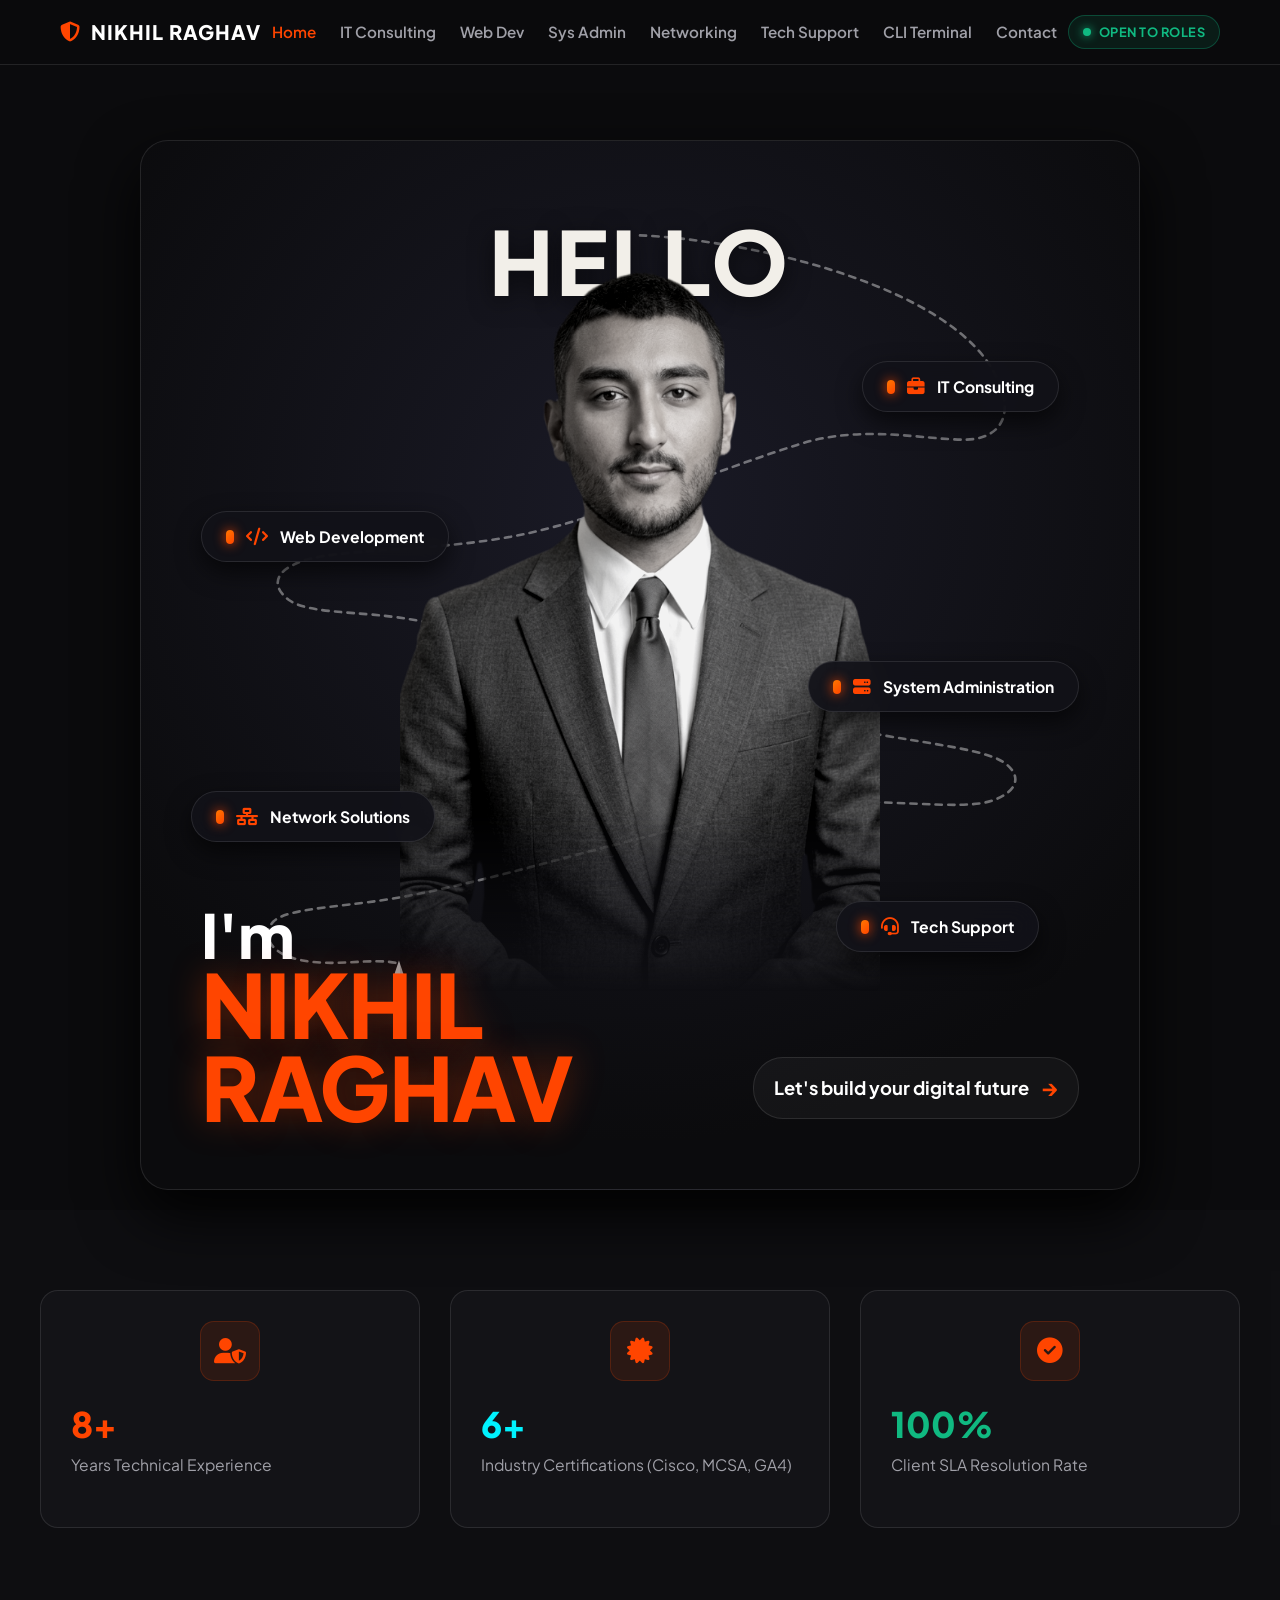
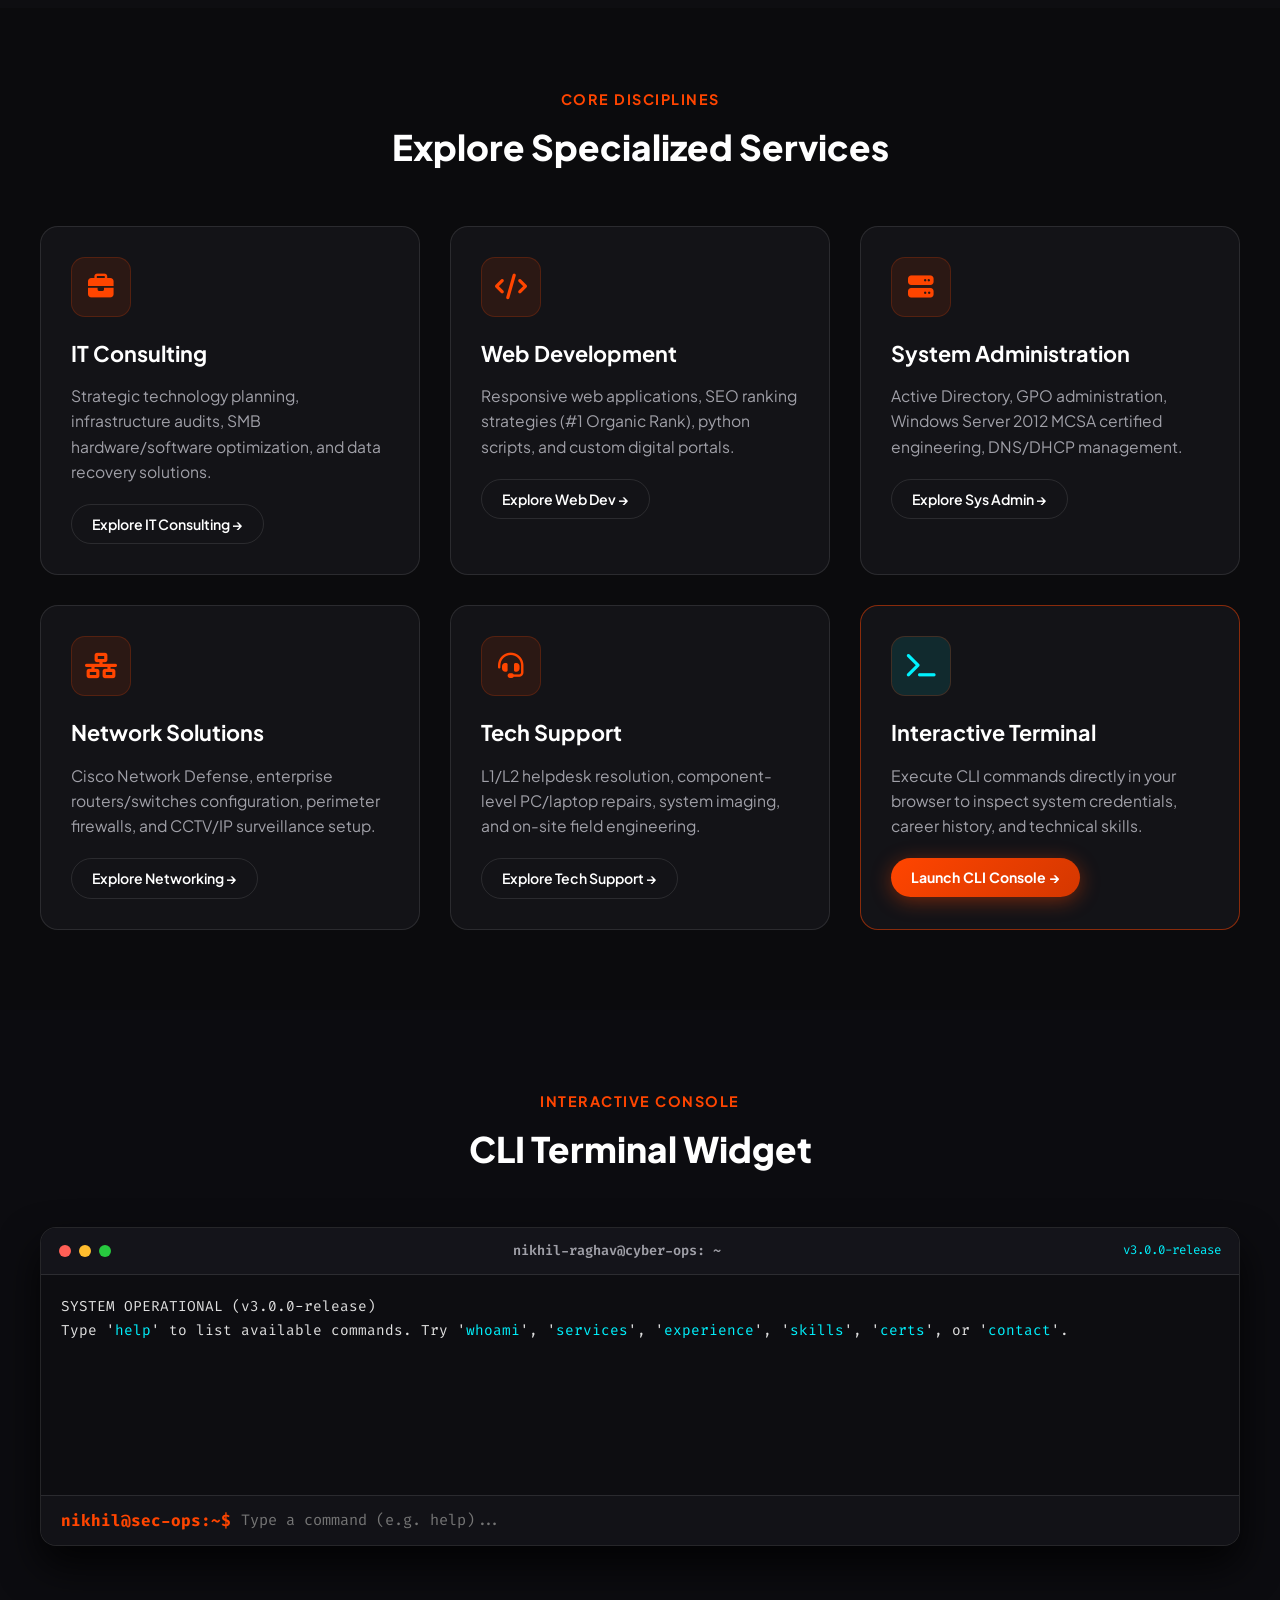
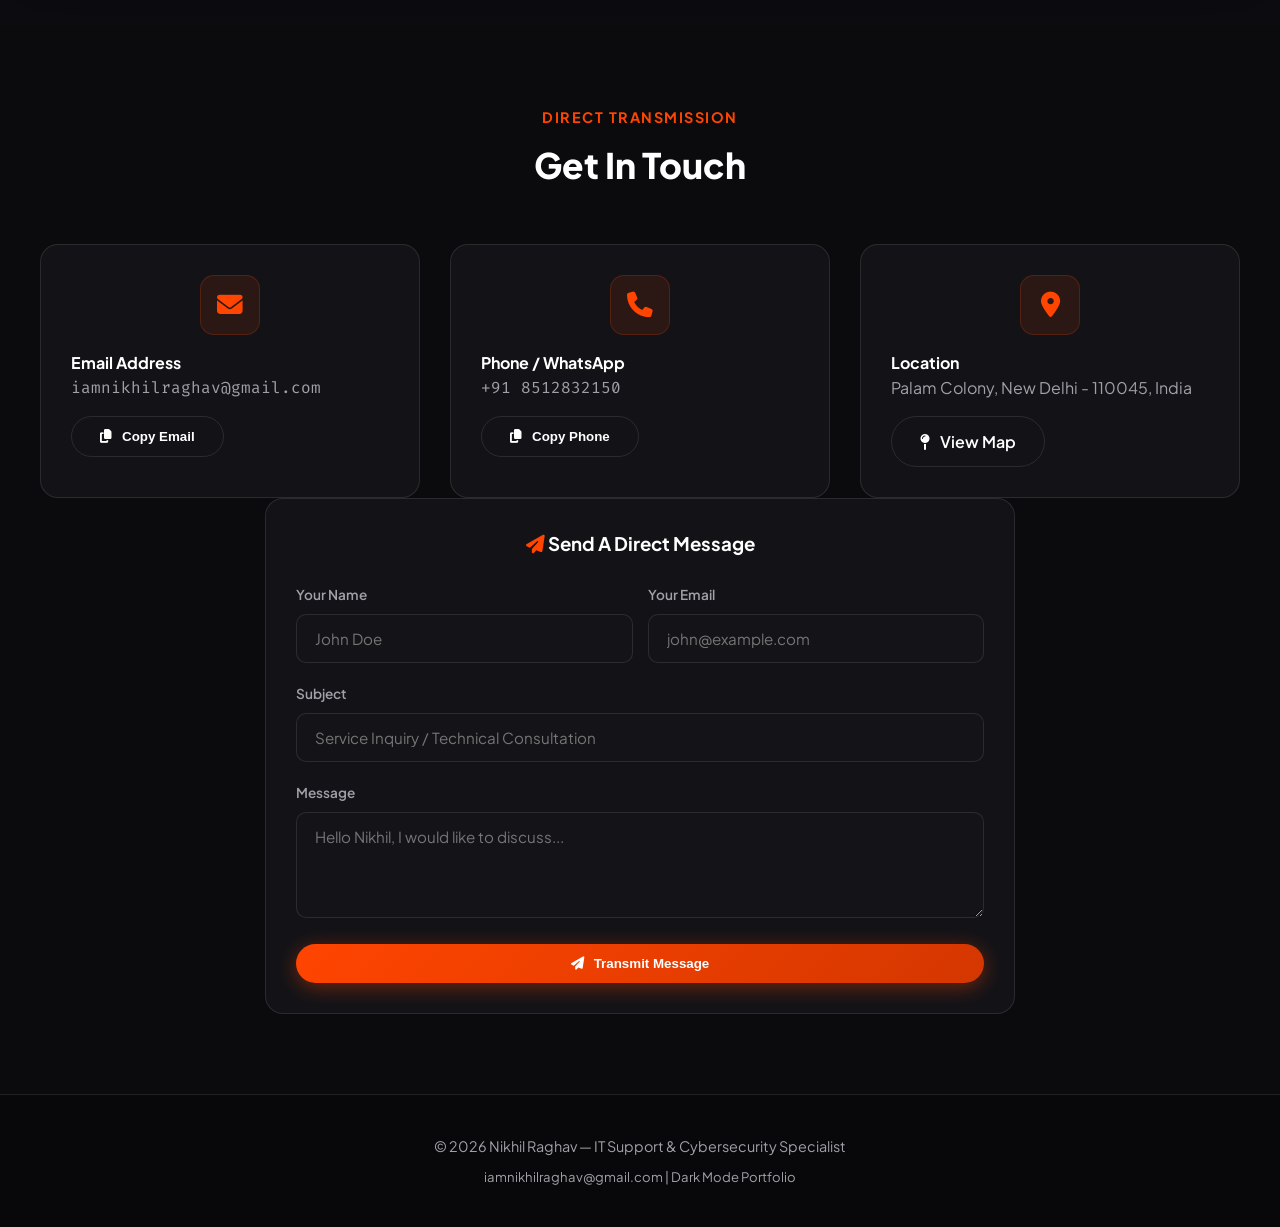
<file: index.html>
<!DOCTYPE html>
<html lang="en">
<head>
    <meta charset="UTF-8">
    <meta name="viewport" content="width=device-width, initial-scale=1.0">
    <title>Nikhil Raghav - IT Specialist & Cybersecurity Analyst</title>
    <meta name="description" content="Nikhil Raghav - 8+ Years IT Support, System Administration, Network Solutions, Web Development, and IT Consulting in Delhi NCR, India.">
    <link rel="preconnect" href="https://fonts.googleapis.com">
    <link rel="preconnect" href="https://fonts.gstatic.com" crossorigin>
    <link href="https://fonts.googleapis.com/css2?family=Plus+Jakarta+Sans:wght@400;600;700;800&family=Fira+Code:wght@400;600&display=swap" rel="stylesheet">
    <link rel="stylesheet" href="https://cdnjs.cloudflare.com/ajax/libs/font-awesome/6.4.0/css/all.min.css">
    <link rel="stylesheet" href="css/dark-theme.css">
    <style>
        /* Hero Specific Canvas Layout */
        .hero-viewport {
            position: relative;
            width: 100%;
            max-width: 1000px;
            min-height: 1050px;
            margin: 40px auto 20px;
            background: radial-gradient(circle at 50% 35%, #1a1a26 0%, var(--bg-dark) 75%);
            border-radius: 28px;
            overflow: hidden;
            padding: 40px 20px;
            display: flex;
            flex-direction: column;
            justify-content: space-between;
            align-items: center;
            box-shadow: 0 25px 60px rgba(0, 0, 0, 0.9);
            border: 1px solid var(--border-color);
        }

        .top-greeting {
            font-size: 5.5rem;
            font-weight: 800;
            text-transform: uppercase;
            letter-spacing: 3px;
            color: #f2efe9;
            z-index: 3;
            margin-top: 10px;
            text-shadow: 0 5px 25px rgba(0, 0, 0, 0.6);
        }

        /* SVG Curved Overlay Path */
        .svg-overlay {
            position: absolute;
            top: 0;
            left: 0;
            width: 100%;
            height: 100%;
            pointer-events: none;
            z-index: 2;
        }

        /* Center Portrait Wrapper */
        .portrait-wrapper {
            position: absolute;
            top: 130px;
            width: 100%;
            max-width: 480px;
            height: 720px;
            display: flex;
            justify-content: center;
            z-index: 3;
        }

        .portrait-img {
            width: 100%;
            height: 100%;
            object-fit: cover;
            object-position: top;
            filter: grayscale(90%) contrast(115%) brightness(95%);
            mask-image: linear-gradient(to bottom, rgba(0,0,0,1) 75%, rgba(0,0,0,0) 100%);
            -webkit-mask-image: linear-gradient(to bottom, rgba(0,0,0,1) 75%, rgba(0,0,0,0) 100%);
            transition: filter 0.5s ease;
        }

        .portrait-wrapper:hover .portrait-img {
            filter: grayscale(20%) contrast(110%) brightness(100%);
        }

        /* Curved Path Navigation Buttons (Replacing Dots) */
        .nav-button-pill {
            position: absolute;
            z-index: 5;
            display: inline-flex;
            align-items: center;
            gap: 12px;
            padding: 12px 24px;
            background: rgba(18, 18, 24, 0.92);
            border: 1.5px solid var(--border-color);
            border-radius: 50px;
            backdrop-filter: blur(12px);
            -webkit-backdrop-filter: blur(12px);
            font-size: 0.98rem;
            font-weight: 700;
            color: var(--text-main);
            text-decoration: none;
            box-shadow: 0 10px 25px rgba(0, 0, 0, 0.6);
            transition: all 0.35 ease;
            cursor: pointer;
        }

        .nav-button-pill i {
            color: var(--accent-orange);
            font-size: 1.1rem;
            transition: transform 0.3s ease;
        }

        .nav-button-pill:hover {
            transform: translateY(-4px) scale(1.03);
            border-color: var(--accent-orange);
            box-shadow: 0 12px 30px rgba(255, 69, 0, 0.4);
            background: rgba(26, 26, 36, 0.95);
            color: #ffffff;
        }

        .nav-button-pill:hover i {
            transform: scale(1.2);
        }

        .nav-button-pill::before {
            content: '';
            display: inline-block;
            width: 8px;
            height: 14px;
            background: linear-gradient(135deg, #ff7700, var(--accent-orange));
            border-radius: 4px;
            box-shadow: 0 0 12px var(--accent-orange);
        }

        /* 5 Specific Positions along Curved Path */
        .nav-btn-it { top: 220px; right: 8%; }
        .nav-btn-web { top: 370px; left: 6%; }
        .nav-btn-sys { top: 520px; right: 6%; }
        .nav-btn-net { top: 650px; left: 5%; }
        .nav-btn-tech { top: 760px; right: 10%; }

        /* Name Below Portrait */
        .hero-title-container {
            position: absolute;
            bottom: 60px;
            left: 6%;
            z-index: 4;
            text-align: left;
        }

        .hero-title-sub {
            font-size: 3.8rem;
            font-weight: 800;
            line-height: 0.9;
            color: var(--text-main);
            display: block;
        }

        .hero-title-main {
            font-size: 5.5rem;
            font-weight: 800;
            line-height: 0.95;
            color: var(--accent-orange);
            display: block;
            text-shadow: 0 0 35px rgba(255, 69, 0, 0.35);
            text-transform: uppercase;
            letter-spacing: -1px;
        }

        /* CTA Link */
        .cta-container {
            position: absolute;
            bottom: 70px;
            right: 6%;
            z-index: 4;
            text-align: right;
        }

        .cta-link {
            display: inline-flex;
            align-items: center;
            gap: 12px;
            color: var(--text-main);
            text-decoration: none;
            font-size: 1.15rem;
            font-weight: 700;
            padding: 12px 20px;
            background: rgba(255, 255, 255, 0.04);
            border: 1px solid var(--border-color);
            border-radius: 30px;
            transition: all 0.3s ease;
        }

        .cta-link:hover {
            color: var(--accent-orange);
            border-color: var(--accent-orange);
            background: rgba(255, 69, 0, 0.1);
            transform: translateX(5px);
        }

        .cta-arrow {
            font-size: 1.4rem;
            color: var(--accent-orange);
            transition: transform 0.3s ease;
        }

        .cta-link:hover .cta-arrow {
            transform: translateX(4px);
        }

        /* Responsive Breakpoints */
        @media (max-width: 900px) {
            .hero-viewport { min-height: 980px; margin-top: 80px; }
            .top-greeting { font-size: 4rem; }
            .hero-title-sub { font-size: 2.8rem; }
            .hero-title-main { font-size: 4.2rem; }
            .nav-button-pill { padding: 9px 18px; font-size: 0.85rem; }
            .nav-btn-it { top: 190px; right: 4%; }
            .nav-btn-web { top: 330px; left: 3%; }
            .nav-btn-sys { top: 470px; right: 3%; }
            .nav-btn-net { top: 600px; left: 3%; }
            .nav-btn-tech { top: 710px; right: 4%; }
            .hero-title-container { bottom: 120px; left: 5%; }
            .cta-container { bottom: 40px; right: auto; left: 5%; text-align: left; }
        }

        @media (max-width: 600px) {
            .top-greeting { font-size: 3rem; }
            .hero-title-sub { font-size: 2rem; }
            .hero-title-main { font-size: 3rem; }
            .nav-button-pill { padding: 8px 14px; font-size: 0.78rem; }
        }
    </style>
</head>
<body>

    <!-- Fixed Header Navigation -->
    <nav class="navbar-custom">
        <div class="container">
            <a href="index.html" class="brand-logo">
                <i class="fa-solid fa-shield-halved"></i>
                <span>NIKHIL RAGHAV</span>
            </a>
            <ul class="nav-links">
                <li><a href="index.html" class="active">Home</a></li>
                <li><a href="it-consulting.html">IT Consulting</a></li>
                <li><a href="web-development.html">Web Dev</a></li>
                <li><a href="system-administration.html">Sys Admin</a></li>
                <li><a href="network-solutions.html">Networking</a></li>
                <li><a href="tech-support.html">Tech Support</a></li>
                <li><a href="#terminal">CLI Terminal</a></li>
                <li><a href="#contact">Contact</a></li>
            </ul>
            <div class="status-pill">
                <span class="pulse-dot"></span> OPEN TO ROLES
            </div>
        </div>
    </nav>

    <!-- Main Central Hero Container -->
    <div class="container-custom" style="padding-top: 100px;">
        <div class="hero-viewport">
            
            <!-- Curved Guide SVG Overlay Path (Sits behind portrait and badges) -->
            <svg class="svg-overlay" viewBox="0 0 900 1000" fill="none" xmlns="http://www.w3.org/2000/svg">
                <path d="
                    M 450 90
                    C 560 95, 750 140, 790 225
                    C 810 265, 790 285, 760 285
                    C 720 285, 660 270, 600 290
                    C 520 315, 430 355, 340 375
                    C 260 392, 170 388, 130 400
                    C 100 410, 98 425, 115 438
                    C 140 455, 200 445, 270 465
                    C 380 495, 510 530, 620 555
                    C 710 575, 780 578, 800 595
                    C 820 612, 800 628, 775 632
                    C 730 638, 650 622, 570 638
                    C 460 658, 340 698, 240 718
                    C 175 732, 115 730, 100 745
                    C 88 758, 98 774, 120 780
                    C 155 790, 195 778, 220 785"
                    stroke="rgba(255,255,255,0.4)"
                    stroke-width="2.5"
                    stroke-dasharray="6 6"
                    stroke-linecap="round"
                    fill="none"
                />
                <!-- Arrowhead at bottom path -->
                <polygon points="215,797 220,782 225,797" fill="rgba(255,255,255,0.6)" />
            </svg>

            <!-- Top Greeting Header -->
            <h1 class="top-greeting">Hello</h1>

            <!-- Center Photo Wrapper -->
            <div class="portrait-wrapper">
                <img class="portrait-img" src="images/nikhil_raghav.png" alt="Nikhil Raghav Photo" onerror="this.src='images/nikhil_raghav.jpg'">
            </div>

            <!-- 5 Navigation Buttons along the curved guide path (replacing dots) -->
            <a href="it-consulting.html" class="nav-button-pill nav-btn-it">
                <i class="fa-solid fa-briefcase"></i> IT Consulting
            </a>

            <a href="web-development.html" class="nav-button-pill nav-btn-web">
                <i class="fa-solid fa-code"></i> Web Development
            </a>

            <a href="system-administration.html" class="nav-button-pill nav-btn-sys">
                <i class="fa-solid fa-server"></i> System Administration
            </a>

            <a href="network-solutions.html" class="nav-button-pill nav-btn-net">
                <i class="fa-solid fa-network-wired"></i> Network Solutions
            </a>

            <a href="tech-support.html" class="nav-button-pill nav-btn-tech">
                <i class="fa-solid fa-headset"></i> Tech Support
            </a>

            <!-- Prominent Name Below Photo -->
            <div class="hero-title-container">
                <span class="hero-title-sub">I'm</span>
                <span class="hero-title-main">Nikhil<br>Raghav</span>
            </div>

            <!-- Call to Action Link -->
            <div class="cta-container">
                <a href="#contact" class="cta-link">
                    Let's build your digital future
                    <span class="cta-arrow">&rarr;</span>
                </a>
            </div>

        </div>
    </div>

    <!-- Quick Overview Stats Section -->
    <section class="section-padding" style="background: rgba(19, 19, 23, 0.5);">
        <div class="container-custom">
            <div class="grid-3">
                <div class="glass-card text-center">
                    <div class="card-icon" style="margin: 0 auto 15px;"><i class="fa-solid fa-user-shield"></i></div>
                    <h3 style="font-size: 2.2rem; font-weight: 800; color: var(--accent-orange);">8+</h3>
                    <p class="card-text">Years Technical Experience</p>
                </div>
                <div class="glass-card text-center">
                    <div class="card-icon" style="margin: 0 auto 15px;"><i class="fa-solid fa-certificate"></i></div>
                    <h3 style="font-size: 2.2rem; font-weight: 800; color: var(--accent-cyan);">6+</h3>
                    <p class="card-text">Industry Certifications (Cisco, MCSA, GA4)</p>
                </div>
                <div class="glass-card text-center">
                    <div class="card-icon" style="margin: 0 auto 15px;"><i class="fa-solid fa-circle-check"></i></div>
                    <h3 style="font-size: 2.2rem; font-weight: 800; color: var(--accent-green);">100%</h3>
                    <p class="card-text">Client SLA Resolution Rate</p>
                </div>
            </div>
        </div>
    </section>

    <!-- Services Overview & Links -->
    <section class="section-padding">
        <div class="container-custom">
            <div class="section-header">
                <span class="sub-title">Core Disciplines</span>
                <h2 class="main-title">Explore Specialized Services</h2>
            </div>
            
            <div class="grid-3">
                <div class="glass-card">
                    <div class="card-icon"><i class="fa-solid fa-briefcase"></i></div>
                    <h3 class="card-title">IT Consulting</h3>
                    <p class="card-text">Strategic technology planning, infrastructure audits, SMB hardware/software optimization, and data recovery solutions.</p>
                    <a href="it-consulting.html" class="btn-outline-custom" style="padding: 8px 20px; font-size: 0.88rem;">Explore IT Consulting &rarr;</a>
                </div>

                <div class="glass-card">
                    <div class="card-icon"><i class="fa-solid fa-code"></i></div>
                    <h3 class="card-title">Web Development</h3>
                    <p class="card-text">Responsive web applications, SEO ranking strategies (#1 Organic Rank), python scripts, and custom digital portals.</p>
                    <a href="web-development.html" class="btn-outline-custom" style="padding: 8px 20px; font-size: 0.88rem;">Explore Web Dev &rarr;</a>
                </div>

                <div class="glass-card">
                    <div class="card-icon"><i class="fa-solid fa-server"></i></div>
                    <h3 class="card-title">System Administration</h3>
                    <p class="card-text">Active Directory, GPO administration, Windows Server 2012 MCSA certified engineering, DNS/DHCP management.</p>
                    <a href="system-administration.html" class="btn-outline-custom" style="padding: 8px 20px; font-size: 0.88rem;">Explore Sys Admin &rarr;</a>
                </div>

                <div class="glass-card">
                    <div class="card-icon"><i class="fa-solid fa-network-wired"></i></div>
                    <h3 class="card-title">Network Solutions</h3>
                    <p class="card-text">Cisco Network Defense, enterprise routers/switches configuration, perimeter firewalls, and CCTV/IP surveillance setup.</p>
                    <a href="network-solutions.html" class="btn-outline-custom" style="padding: 8px 20px; font-size: 0.88rem;">Explore Networking &rarr;</a>
                </div>

                <div class="glass-card">
                    <div class="card-icon"><i class="fa-solid fa-headset"></i></div>
                    <h3 class="card-title">Tech Support</h3>
                    <p class="card-text">L1/L2 helpdesk resolution, component-level PC/laptop repairs, system imaging, and on-site field engineering.</p>
                    <a href="tech-support.html" class="btn-outline-custom" style="padding: 8px 20px; font-size: 0.88rem;">Explore Tech Support &rarr;</a>
                </div>

                <div class="glass-card" style="border-color: var(--border-highlight);">
                    <div class="card-icon" style="background: rgba(0, 242, 254, 0.1); color: var(--accent-cyan);"><i class="fa-solid fa-terminal"></i></div>
                    <h3 class="card-title">Interactive Terminal</h3>
                    <p class="card-text">Execute CLI commands directly in your browser to inspect system credentials, career history, and technical skills.</p>
                    <a href="#terminal" class="btn-primary-custom" style="padding: 8px 20px; font-size: 0.88rem;">Launch CLI Console &rarr;</a>
                </div>
            </div>
        </div>
    </section>

    <!-- Interactive CLI Console Section -->
    <section id="terminal" class="section-padding" style="background: rgba(13, 13, 17, 0.8);">
        <div class="container-custom">
            <div class="section-header">
                <span class="sub-title">Interactive Console</span>
                <h2 class="main-title">CLI Terminal Widget</h2>
            </div>
            
            <div class="terminal-window">
                <div class="terminal-header">
                    <div class="terminal-dots">
                        <span class="dot dot-red"></span>
                        <span class="dot dot-yellow"></span>
                        <span class="dot dot-green"></span>
                    </div>
                    <div class="terminal-title">nikhil-raghav@cyber-ops: ~</div>
                    <div class="font-mono text-cyan" style="font-size: 0.78rem;">v3.0.0-release</div>
                </div>
                <div class="terminal-body" id="terminalBody">
                    <div>SYSTEM OPERATIONAL (v3.0.0-release)</div>
                    <div>Type '<span class="text-cyan">help</span>' to list available commands. Try '<span class="text-cyan">whoami</span>', '<span class="text-cyan">services</span>', '<span class="text-cyan">experience</span>', '<span class="text-cyan">skills</span>', '<span class="text-cyan">certs</span>', or '<span class="text-cyan">contact</span>'.</div>
                </div>
                <div class="terminal-input-row">
                    <span class="terminal-prompt">nikhil@sec-ops:~$</span>
                    <input type="text" id="terminalInput" class="terminal-input" placeholder="Type a command (e.g. help)..." autocomplete="off">
                </div>
            </div>
        </div>
    </section>

    <!-- Direct Contact Section -->
    <section id="contact" class="section-padding">
        <div class="container-custom">
            <div class="section-header">
                <span class="sub-title">Direct Transmission</span>
                <h2 class="main-title">Get In Touch</h2>
            </div>

            <div class="grid-3 mb-5">
                <div class="glass-card text-center">
                    <div class="card-icon" style="margin: 0 auto 15px;"><i class="fa-solid fa-envelope"></i></div>
                    <h4>Email Address</h4>
                    <p class="font-mono text-muted" style="margin-bottom: 15px;">iamnikhilraghav@gmail.com</p>
                    <button class="btn-outline-custom copy-btn" data-copy="iamnikhilraghav@gmail.com"><i class="fa-solid fa-copy"></i> Copy Email</button>
                </div>

                <div class="glass-card text-center">
                    <div class="card-icon" style="margin: 0 auto 15px;"><i class="fa-solid fa-phone"></i></div>
                    <h4>Phone / WhatsApp</h4>
                    <p class="font-mono text-muted" style="margin-bottom: 15px;">+91 8512832150</p>
                    <button class="btn-outline-custom copy-btn" data-copy="+918512832150"><i class="fa-solid fa-copy"></i> Copy Phone</button>
                </div>

                <div class="glass-card text-center">
                    <div class="card-icon" style="margin: 0 auto 15px;"><i class="fa-solid fa-location-dot"></i></div>
                    <h4>Location</h4>
                    <p class="text-muted" style="margin-bottom: 15px;">Palam Colony, New Delhi - 110045, India</p>
                    <a href="https://maps.google.com/?q=Palam+Colony+New+Delhi" target="_blank" class="btn-outline-custom"><i class="fa-solid fa-map-pin"></i> View Map</a>
                </div>
            </div>

            <!-- Contact Form -->
            <div style="max-width: 750px; margin: 0 auto;" class="glass-card">
                <h3 style="text-align: center; margin-bottom: 25px;"><i class="fa-solid fa-paper-plane text-orange"></i> Send A Direct Message</h3>
                <form id="contactForm">
                    <div class="grid-2" style="gap: 15px;">
                        <div class="form-group">
                            <label>Your Name</label>
                            <input type="text" class="form-control-custom" placeholder="John Doe" required>
                        </div>
                        <div class="form-group">
                            <label>Your Email</label>
                            <input type="email" class="form-control-custom" placeholder="john@example.com" required>
                        </div>
                    </div>
                    <div class="form-group">
                        <label>Subject</label>
                        <input type="text" class="form-control-custom" placeholder="Service Inquiry / Technical Consultation" required>
                    </div>
                    <div class="form-group">
                        <label>Message</label>
                        <textarea class="form-control-custom" rows="4" placeholder="Hello Nikhil, I would like to discuss..." required></textarea>
                    </div>
                    <button type="submit" class="btn-primary-custom" style="width: 100%;"><i class="fa-solid fa-paper-plane"></i> Transmit Message</button>
                </form>
            </div>
        </div>
    </section>

    <!-- Footer -->
    <footer>
        <div class="container-custom">
            <p style="margin-bottom: 8px;">© 2026 Nikhil Raghav — IT Support & Cybersecurity Specialist</p>
            <p class="text-muted" style="font-size: 0.82rem;">iamnikhilraghav@gmail.com | Dark Mode Portfolio</p>
        </div>
    </footer>

    <!-- Toast Notification -->
    <div id="toast" class="toast-notification">
        <i class="fa-solid fa-circle-check text-green"></i> <span id="toastMsg">Action completed!</span>
    </div>

    <!-- Scripts -->
    <script>
        // Terminal CLI Script
        const commands = {
            'help': `Available Commands:
  - whoami      : Display professional identity & overview
  - services    : View 5 core IT & tech services
  - experience  : Summary of 8+ years IT & network history
  - skills      : List technical skills & defense capabilities
  - certs       : View certifications & technical education
  - contact     : Display direct contact details & location
  - clear       : Clear terminal screen`,
            'whoami': `NIKHIL RAGHAV
Role: IT Support & Networking Specialist | Cybersecurity Analyst
Location: Palam Colony, New Delhi, India
Status: Available for Security, IT Infrastructure & Engineering roles`,
            'services': `CORE SERVICES:
  1. IT Consulting           [it-consulting.html]
  2. Web Development         [web-development.html]
  3. System Administration   [system-administration.html]
  4. Network Solutions       [network-solutions.html]
  5. Tech Support            [tech-support.html]`,
            'experience': `WORK HISTORY SUMMARY:
  1. Freelance IT Consultant - Shriraghav Tech (2025 - Present)
  2. Senior IT Technician - R.K. Computer (2019-2022, 2023-2025)
  3. Digital Marketing & IT Consultant (2022 - 2023)
  4. Webmaster - Black Motion Studio (2022 - 2024)
  5. Contract Field Services Engineer - Nykaa (2022)
  6. Freelance SEO Specialist - Lapocare (#1 Organic Rank)
  7. CCTV Technician (2018 - 2019)`,
            'skills': `TECHNICAL SKILLS:
  - Security & Defense: Ethical Hacking, Firewalls, MFA, CCTV Security
  - Infrastructure: Active Directory, DNS, DHCP, GPOs, Windows Server
  - Network Admin: LAN/WAN, Routers, Switches, VPN, Troubleshooting
  - Scripting & Dev: Python Automation, HTML5/CSS3, Web Development`,
            'certs': `CERTIFICATIONS:
  - Junior Cybersecurity Analyst (Cisco Networking Academy)
  - MCSA: Windows Server 2012 (Microsoft Cert # G202-9754)
  - Master in Digital Marketing (DIDM)
  - Google Certified (Google Ads & GA4)
  - Jetking Certified Hardware & Networking Engineer (JCHNE+)`,
            'contact': `CONTACT INFO:
  Phone    : +91 8512832150
  Email    : iamnikhilraghav@gmail.com
  Location : Palam Colony, New Delhi - 110045, India`
        };

        const terminalInput = document.getElementById('terminalInput');
        const terminalBody = document.getElementById('terminalBody');

        if (terminalInput) {
            terminalInput.addEventListener('keypress', function (e) {
                if (e.key === 'Enter') {
                    const input = this.value.trim().toLowerCase();
                    this.value = '';

                    if (!input) return;

                    const promptLine = `<div><span class="terminal-prompt">nikhil@sec-ops:~$</span> ${input}</div>`;
                    terminalBody.insertAdjacentHTML('beforeend', promptLine);

                    if (input === 'clear') {
                        terminalBody.innerHTML = `<div>SYSTEM OPERATIONAL (v3.0.0-release)</div><div>Type '<span class="text-cyan">help</span>' to list available commands.</div>`;
                        return;
                    }

                    const response = commands[input] || `Command not recognized: '${input}'. Type '<span class="text-cyan">help</span>' for a list of valid commands.`;
                    terminalBody.insertAdjacentHTML('beforeend', `<div style="color: #c0c0c8; margin-bottom: 8px;">${response.replace(/\n/g, '<br>')}</div>`);
                    terminalBody.scrollTop = terminalBody.scrollHeight;
                }
            });
        }

        // Copy button script
        document.querySelectorAll('.copy-btn').forEach(btn => {
            btn.addEventListener('click', function () {
                const text = this.getAttribute('data-copy');
                navigator.clipboard.writeText(text).then(() => {
                    showToast(`Copied '${text}' to clipboard!`);
                });
            });
        });

        // Contact form handler
        const contactForm = document.getElementById('contactForm');
        if (contactForm) {
            contactForm.addEventListener('submit', function (e) {
                e.preventDefault();
                showToast('TRANSMISSION SUCCESSFUL // Nikhil will respond shortly.');
                this.reset();
            });
        }

        function showToast(msg) {
            const toast = document.getElementById('toast');
            const toastMsg = document.getElementById('toastMsg');
            toastMsg.innerText = msg;
            toast.style.display = 'block';
            setTimeout(() => { toast.style.display = 'none'; }, 3500);
        }
    </script>
</body>
</html>
</file>
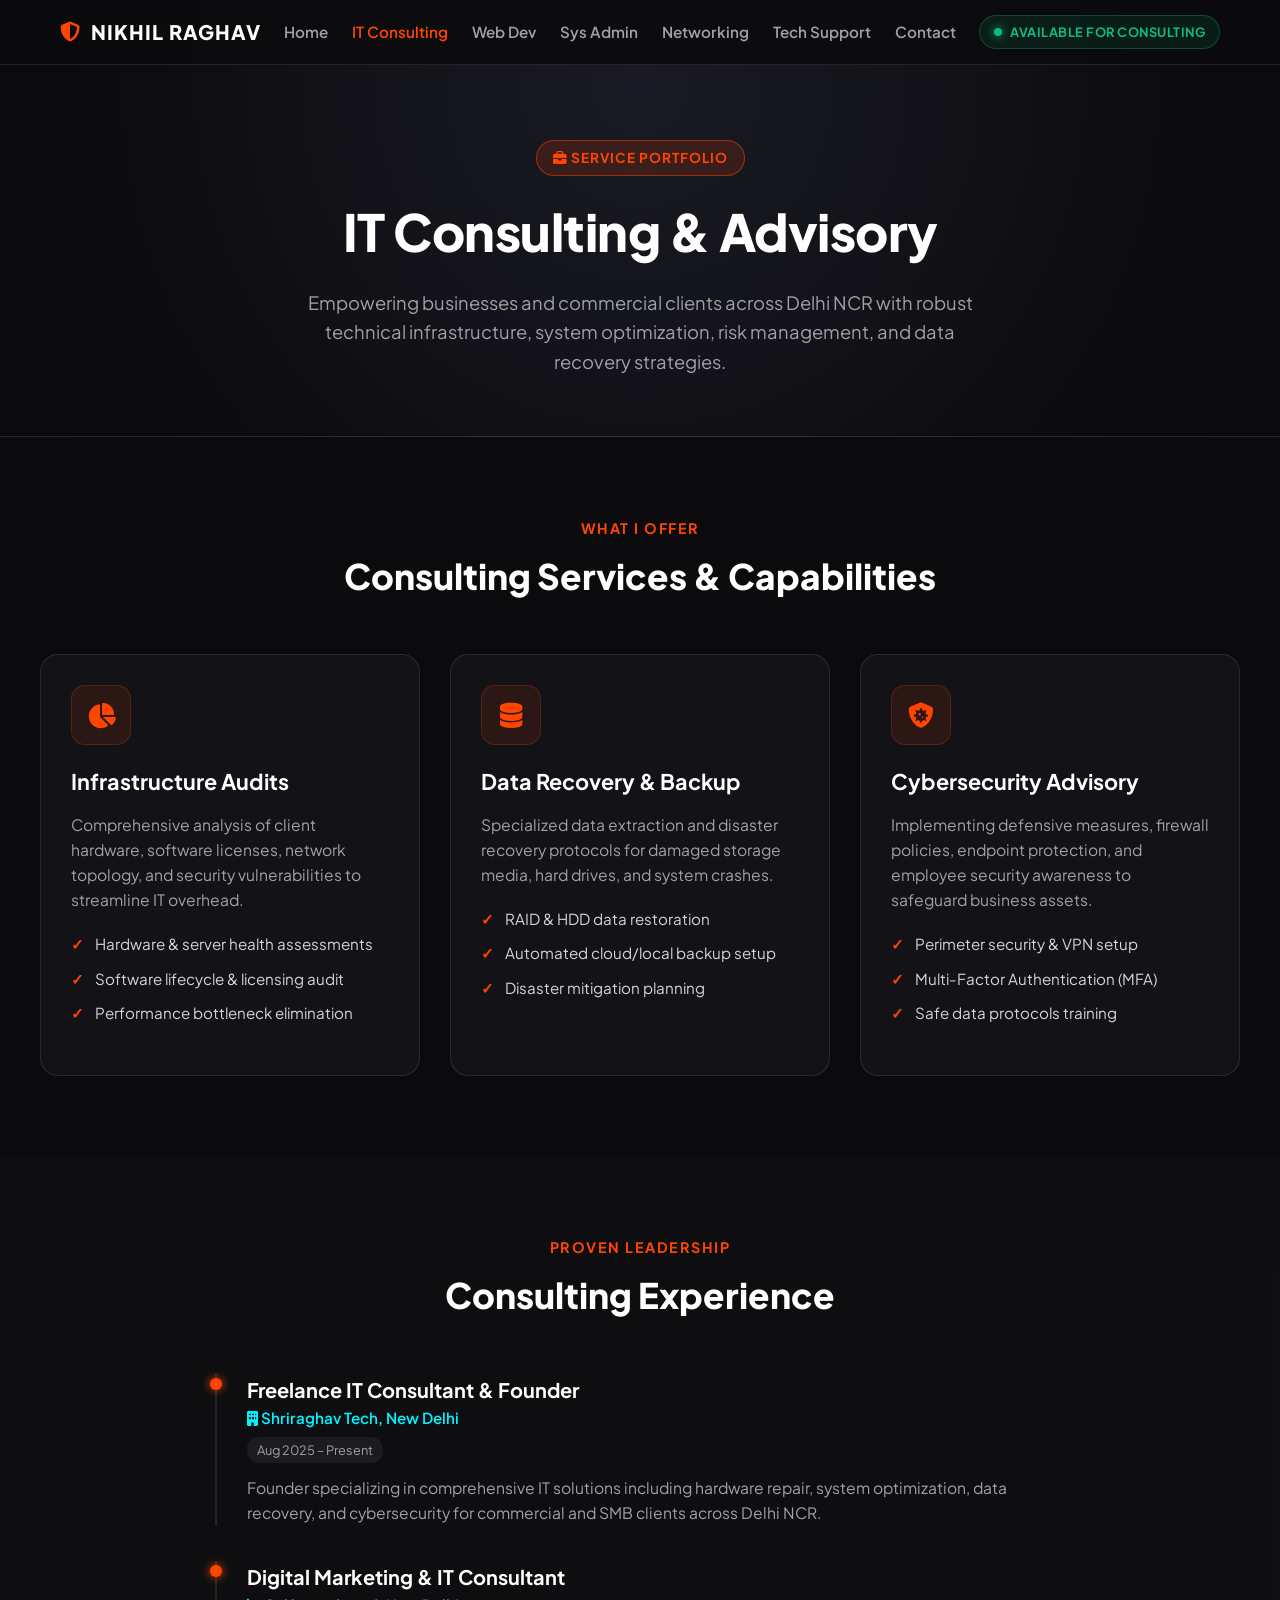
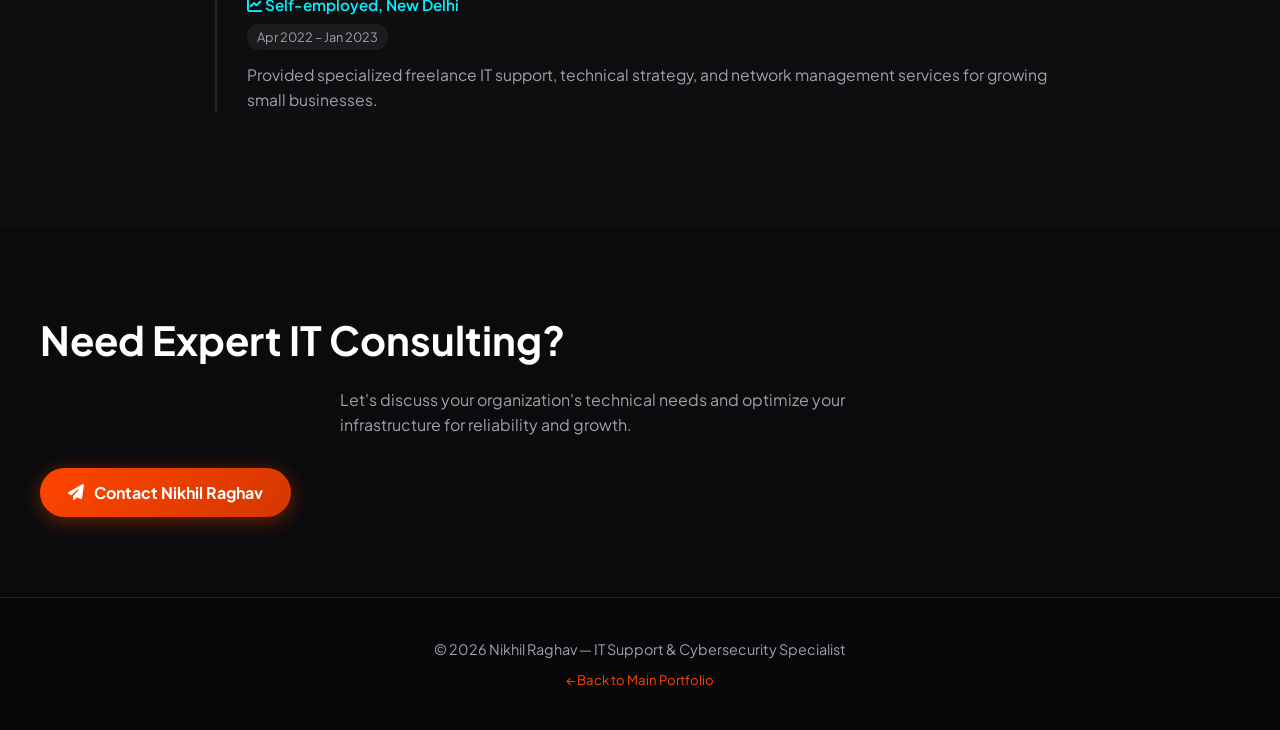
<file: it-consulting.html>
<!DOCTYPE html>
<html lang="en">
<head>
    <meta charset="UTF-8">
    <meta name="viewport" content="width=device-width, initial-scale=1.0">
    <title>IT Consulting Services - Nikhil Raghav</title>
    <meta name="description" content="Professional IT Consulting Services by Nikhil Raghav - Shriraghav Tech. System optimization, hardware strategy, data recovery, and cybersecurity advisory in Delhi NCR.">
    <link rel="preconnect" href="https://fonts.googleapis.com">
    <link rel="preconnect" href="https://fonts.gstatic.com" crossorigin>
    <link href="https://fonts.googleapis.com/css2?family=Plus+Jakarta+Sans:wght@400;600;700;800&family=Fira+Code:wght@400;600&display=swap" rel="stylesheet">
    <link rel="stylesheet" href="https://cdnjs.cloudflare.com/ajax/libs/font-awesome/6.4.0/css/all.min.css">
    <link rel="stylesheet" href="css/dark-theme.css">
</head>
<body>

    <!-- Header Navigation -->
    <nav class="navbar-custom">
        <div class="container">
            <a href="index.html" class="brand-logo">
                <i class="fa-solid fa-shield-halved"></i>
                <span>NIKHIL RAGHAV</span>
            </a>
            <ul class="nav-links">
                <li><a href="index.html">Home</a></li>
                <li><a href="it-consulting.html" class="active">IT Consulting</a></li>
                <li><a href="web-development.html">Web Dev</a></li>
                <li><a href="system-administration.html">Sys Admin</a></li>
                <li><a href="network-solutions.html">Networking</a></li>
                <li><a href="tech-support.html">Tech Support</a></li>
                <li><a href="#contact">Contact</a></li>
            </ul>
            <div class="status-pill">
                <span class="pulse-dot"></span> AVAILABLE FOR CONSULTING
            </div>
        </div>
    </nav>

    <!-- Page Banner -->
    <section class="page-banner">
        <span class="category-badge"><i class="fa-solid fa-briefcase"></i> Service Portfolio</span>
        <h1>IT Consulting & Advisory</h1>
        <p>Empowering businesses and commercial clients across Delhi NCR with robust technical infrastructure, system optimization, risk management, and data recovery strategies.</p>
    </section>

    <!-- Core Services Overview -->
    <section class="section-padding">
        <div class="container-custom">
            <div class="section-header">
                <span class="sub-title">What I Offer</span>
                <h2 class="main-title">Consulting Services & Capabilities</h2>
            </div>

            <div class="grid-3">
                <div class="glass-card">
                    <div class="card-icon"><i class="fa-solid fa-chart-pie"></i></div>
                    <h3 class="card-title">Infrastructure Audits</h3>
                    <p class="card-text">Comprehensive analysis of client hardware, software licenses, network topology, and security vulnerabilities to streamline IT overhead.</p>
                    <ul class="feature-list">
                        <li>Hardware & server health assessments</li>
                        <li>Software lifecycle & licensing audit</li>
                        <li>Performance bottleneck elimination</li>
                    </ul>
                </div>

                <div class="glass-card">
                    <div class="card-icon"><i class="fa-solid fa-database"></i></div>
                    <h3 class="card-title">Data Recovery & Backup</h3>
                    <p class="card-text">Specialized data extraction and disaster recovery protocols for damaged storage media, hard drives, and system crashes.</p>
                    <ul class="feature-list">
                        <li>RAID & HDD data restoration</li>
                        <li>Automated cloud/local backup setup</li>
                        <li>Disaster mitigation planning</li>
                    </ul>
                </div>

                <div class="glass-card">
                    <div class="card-icon"><i class="fa-solid fa-shield-virus"></i></div>
                    <h3 class="card-title">Cybersecurity Advisory</h3>
                    <p class="card-text">Implementing defensive measures, firewall policies, endpoint protection, and employee security awareness to safeguard business assets.</p>
                    <ul class="feature-list">
                        <li>Perimeter security & VPN setup</li>
                        <li>Multi-Factor Authentication (MFA)</li>
                        <li>Safe data protocols training</li>
                    </ul>
                </div>
            </div>
        </div>
    </section>

    <!-- Relevant Experience Section -->
    <section class="section-padding" style="background: rgba(19, 19, 23, 0.5);">
        <div class="container-custom">
            <div class="section-header">
                <span class="sub-title">Proven Leadership</span>
                <h2 class="main-title">Consulting Experience</h2>
            </div>

            <div style="max-width: 850px; margin: 0 auto;">
                <div class="timeline-item">
                    <h3 class="timeline-role">Freelance IT Consultant & Founder</h3>
                    <div class="timeline-company"><i class="fa-solid fa-building"></i> Shriraghav Tech, New Delhi</div>
                    <span class="timeline-period">Aug 2025 – Present</span>
                    <p class="card-text">Founder specializing in comprehensive IT solutions including hardware repair, system optimization, data recovery, and cybersecurity for commercial and SMB clients across Delhi NCR.</p>
                </div>

                <div class="timeline-item">
                    <h3 class="timeline-role">Digital Marketing & IT Consultant</h3>
                    <div class="timeline-company"><i class="fa-solid fa-chart-line"></i> Self-employed, New Delhi</div>
                    <span class="timeline-period">Apr 2022 – Jan 2023</span>
                    <p class="card-text">Provided specialized freelance IT support, technical strategy, and network management services for growing small businesses.</p>
                </div>
            </div>
        </div>
    </section>

    <!-- Call To Action & Contact -->
    <section id="contact" class="section-padding">
        <div class="container-custom text-center">
            <h2 style="font-size: 2.5rem; margin-bottom: 15px;">Need Expert IT Consulting?</h2>
            <p class="text-muted" style="max-width: 600px; margin: 0 auto 30px;">Let's discuss your organization's technical needs and optimize your infrastructure for reliability and growth.</p>
            <a href="index.html#contact" class="btn-primary-custom"><i class="fa-solid fa-paper-plane"></i> Contact Nikhil Raghav</a>
        </div>
    </section>

    <!-- Footer -->
    <footer>
        <div class="container-custom">
            <p style="margin-bottom: 8px;">© 2026 Nikhil Raghav — IT Support & Cybersecurity Specialist</p>
            <p class="text-muted" style="font-size: 0.82rem;"><a href="index.html">← Back to Main Portfolio</a></p>
        </div>
    </footer>

</body>
</html>
</file>
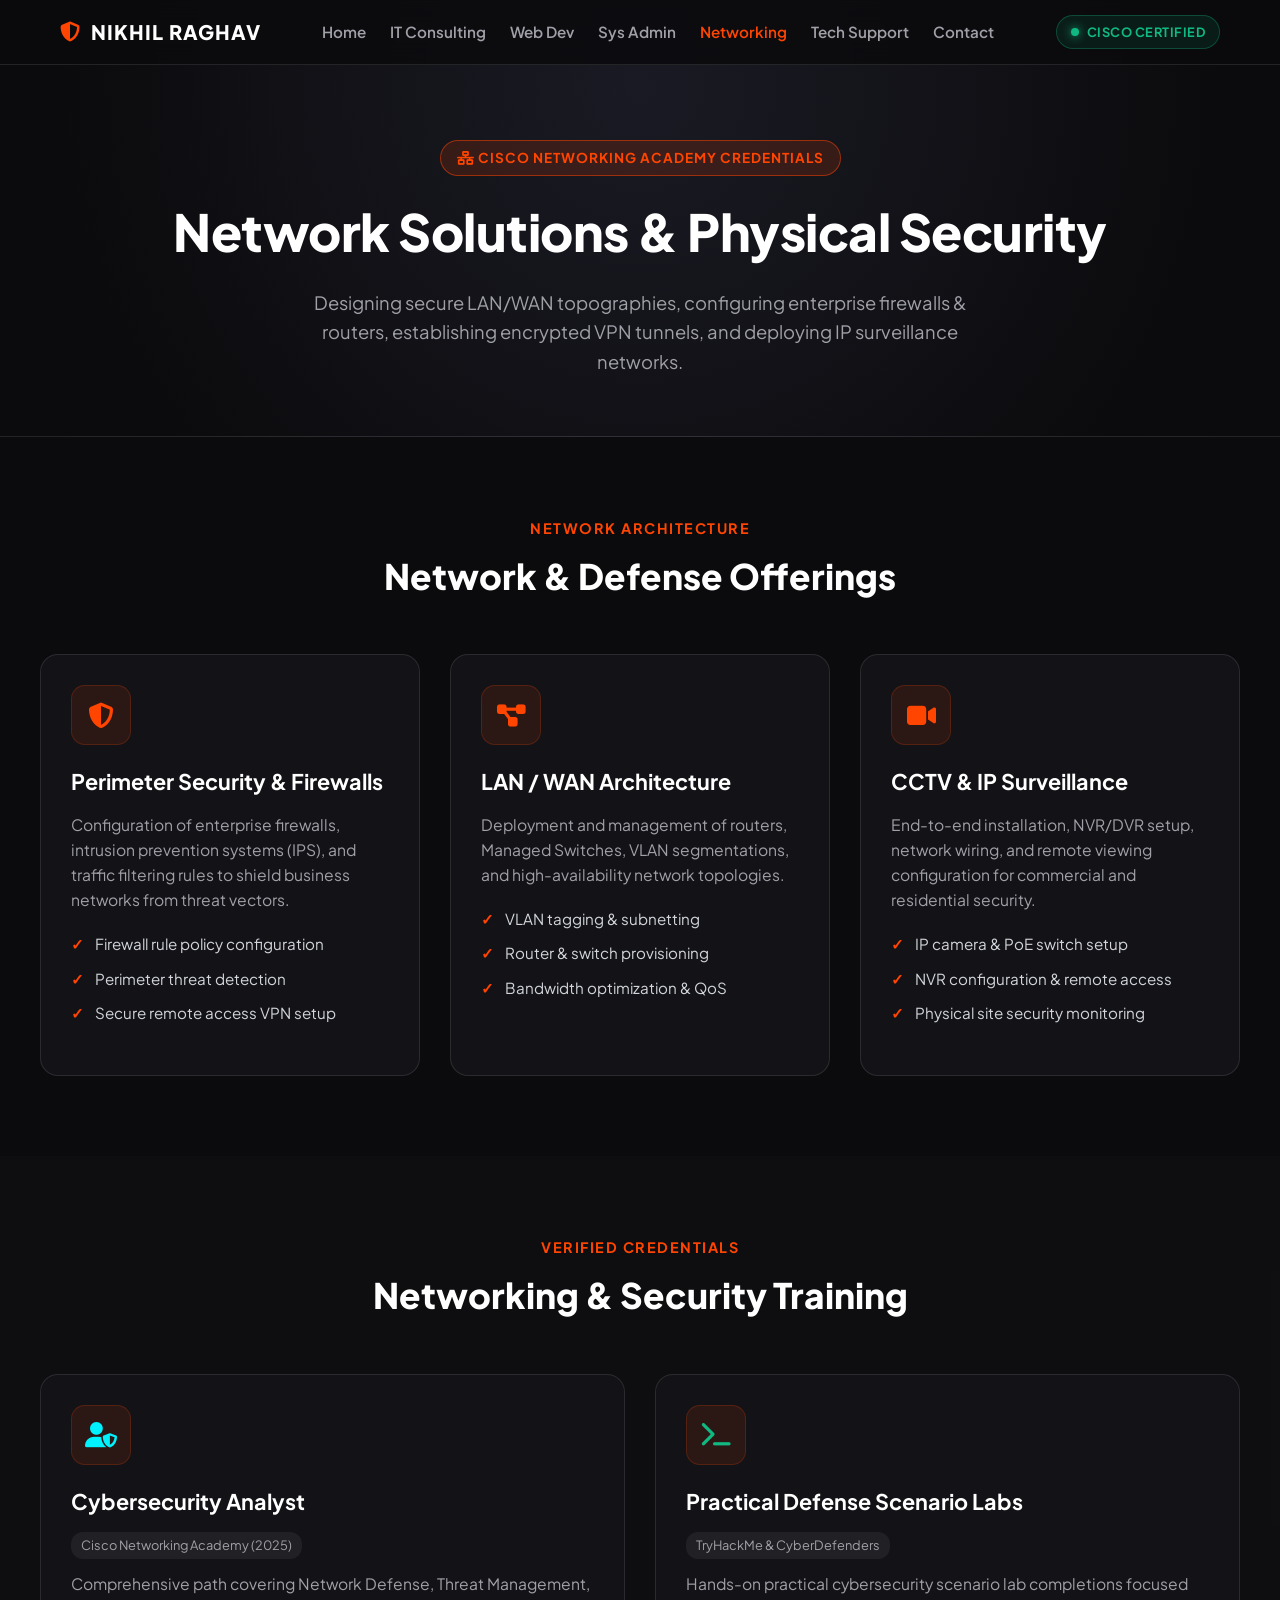
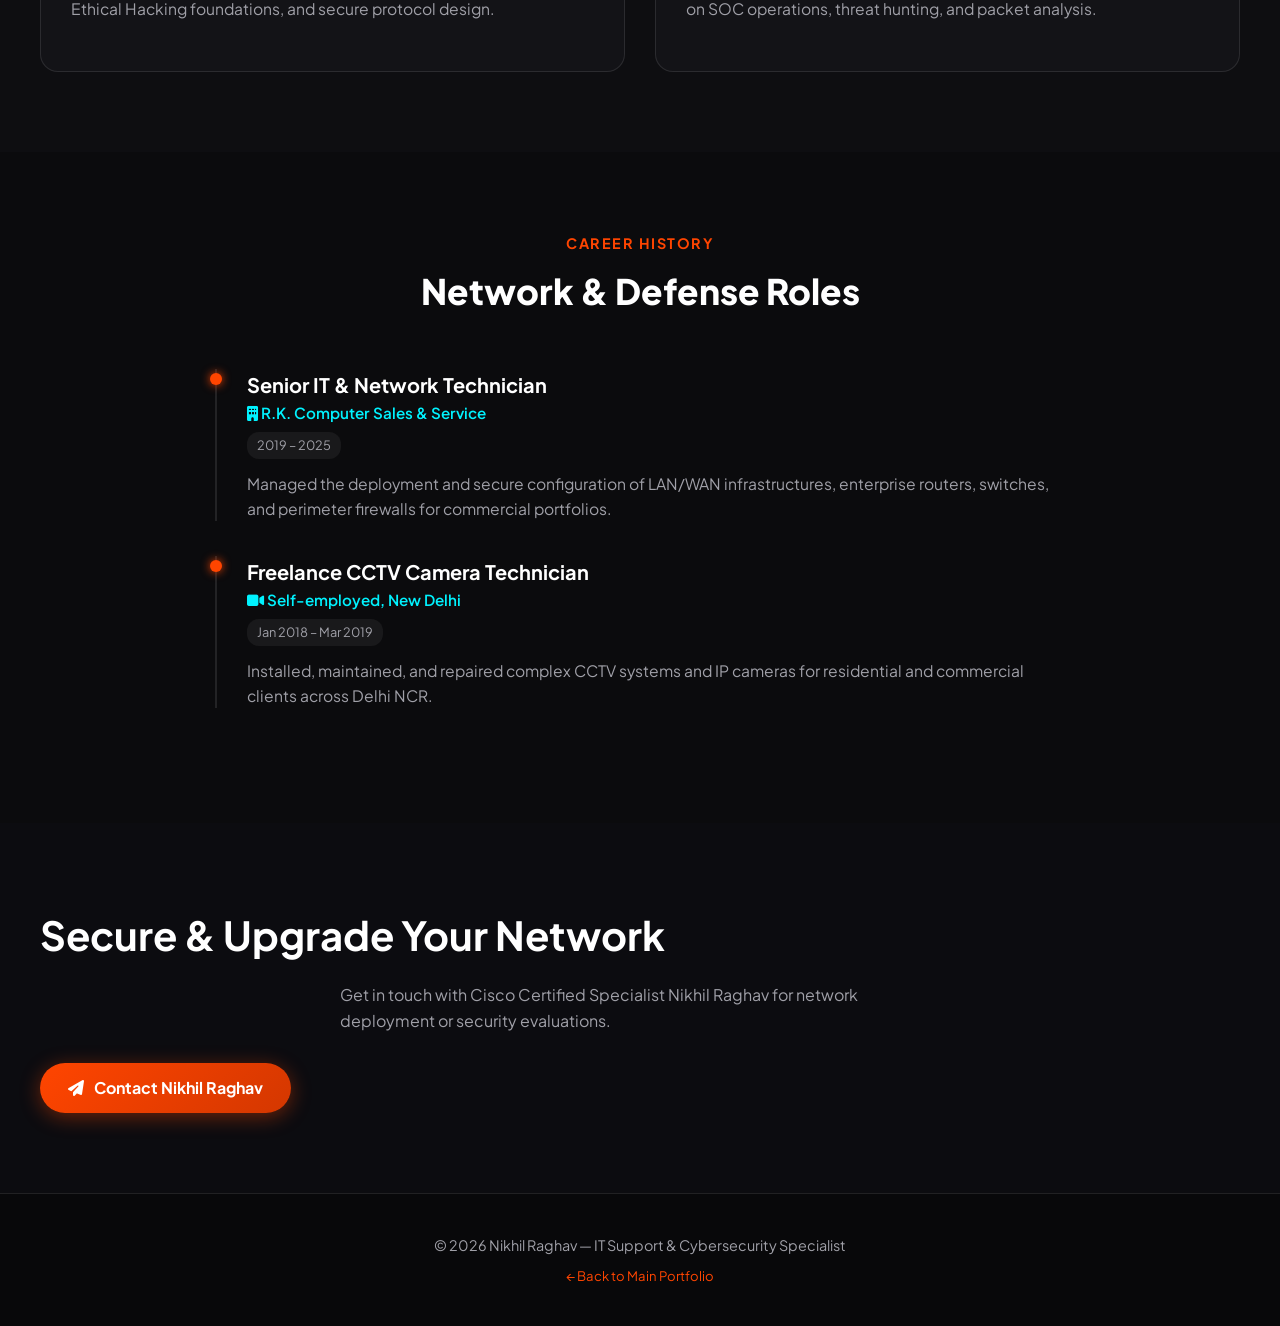
<file: network-solutions.html>
<!DOCTYPE html>
<html lang="en">
<head>
    <meta charset="UTF-8">
    <meta name="viewport" content="width=device-width, initial-scale=1.0">
    <title>Network Solutions & Defense - Nikhil Raghav</title>
    <meta name="description" content="Network Solutions, Firewall Configurations, LAN/WAN Architecture, VPNs, and CCTV/IP Surveillance by Cisco Certified Analyst Nikhil Raghav.">
    <link rel="preconnect" href="https://fonts.googleapis.com">
    <link rel="preconnect" href="https://fonts.gstatic.com" crossorigin>
    <link href="https://fonts.googleapis.com/css2?family=Plus+Jakarta+Sans:wght@400;600;700;800&family=Fira+Code:wght@400;600&display=swap" rel="stylesheet">
    <link rel="stylesheet" href="https://cdnjs.cloudflare.com/ajax/libs/font-awesome/6.4.0/css/all.min.css">
    <link rel="stylesheet" href="css/dark-theme.css">
</head>
<body>

    <!-- Header Navigation -->
    <nav class="navbar-custom">
        <div class="container">
            <a href="index.html" class="brand-logo">
                <i class="fa-solid fa-shield-halved"></i>
                <span>NIKHIL RAGHAV</span>
            </a>
            <ul class="nav-links">
                <li><a href="index.html">Home</a></li>
                <li><a href="it-consulting.html">IT Consulting</a></li>
                <li><a href="web-development.html">Web Dev</a></li>
                <li><a href="system-administration.html">Sys Admin</a></li>
                <li><a href="network-solutions.html" class="active">Networking</a></li>
                <li><a href="tech-support.html">Tech Support</a></li>
                <li><a href="#contact">Contact</a></li>
            </ul>
            <div class="status-pill">
                <span class="pulse-dot"></span> CISCO CERTIFIED
            </div>
        </div>
    </nav>

    <!-- Page Banner -->
    <section class="page-banner">
        <span class="category-badge"><i class="fa-solid fa-network-wired"></i> Cisco Networking Academy Credentials</span>
        <h1>Network Solutions & Physical Security</h1>
        <p>Designing secure LAN/WAN topographies, configuring enterprise firewalls & routers, establishing encrypted VPN tunnels, and deploying IP surveillance networks.</p>
    </section>

    <!-- Core Services Overview -->
    <section class="section-padding">
        <div class="container-custom">
            <div class="section-header">
                <span class="sub-title">Network Architecture</span>
                <h2 class="main-title">Network & Defense Offerings</h2>
            </div>

            <div class="grid-3">
                <div class="glass-card">
                    <div class="card-icon"><i class="fa-solid fa-shield-halved"></i></div>
                    <h3 class="card-title">Perimeter Security & Firewalls</h3>
                    <p class="card-text">Configuration of enterprise firewalls, intrusion prevention systems (IPS), and traffic filtering rules to shield business networks from threat vectors.</p>
                    <ul class="feature-list">
                        <li>Firewall rule policy configuration</li>
                        <li>Perimeter threat detection</li>
                        <li>Secure remote access VPN setup</li>
                    </ul>
                </div>

                <div class="glass-card">
                    <div class="card-icon"><i class="fa-solid fa-diagram-project"></i></div>
                    <h3 class="card-title">LAN / WAN Architecture</h3>
                    <p class="card-text">Deployment and management of routers, Managed Switches, VLAN segmentations, and high-availability network topologies.</p>
                    <ul class="feature-list">
                        <li>VLAN tagging & subnetting</li>
                        <li>Router & switch provisioning</li>
                        <li>Bandwidth optimization & QoS</li>
                    </ul>
                </div>

                <div class="glass-card">
                    <div class="card-icon"><i class="fa-solid fa-video"></i></div>
                    <h3 class="card-title">CCTV & IP Surveillance</h3>
                    <p class="card-text">End-to-end installation, NVR/DVR setup, network wiring, and remote viewing configuration for commercial and residential security.</p>
                    <ul class="feature-list">
                        <li>IP camera & PoE switch setup</li>
                        <li>NVR configuration & remote access</li>
                        <li>Physical site security monitoring</li>
                    </ul>
                </div>
            </div>
        </div>
    </section>

    <!-- Certifications & Practical Scenario Platforms -->
    <section class="section-padding" style="background: rgba(19, 19, 23, 0.5);">
        <div class="container-custom">
            <div class="section-header">
                <span class="sub-title">Verified Credentials</span>
                <h2 class="main-title">Networking & Security Training</h2>
            </div>

            <div class="grid-2">
                <div class="glass-card">
                    <div class="card-icon" style="color: var(--accent-cyan);"><i class="fa-solid fa-user-shield"></i></div>
                    <h3 class="card-title">Cybersecurity Analyst</h3>
                    <p class="timeline-period">Cisco Networking Academy (2025)</p>
                    <p class="card-text">Comprehensive path covering Network Defense, Threat Management, Ethical Hacking foundations, and secure protocol design.</p>
                </div>

                <div class="glass-card">
                    <div class="card-icon" style="color: var(--accent-green);"><i class="fa-solid fa-terminal"></i></div>
                    <h3 class="card-title">Practical Defense Scenario Labs</h3>
                    <p class="timeline-period">TryHackMe & CyberDefenders</p>
                    <p class="card-text">Hands-on practical cybersecurity scenario lab completions focused on SOC operations, threat hunting, and packet analysis.</p>
                </div>
            </div>
        </div>
    </section>

    <!-- Relevant Experience Section -->
    <section class="section-padding">
        <div class="container-custom">
            <div class="section-header">
                <span class="sub-title">Career History</span>
                <h2 class="main-title">Network & Defense Roles</h2>
            </div>

            <div style="max-width: 850px; margin: 0 auto;">
                <div class="timeline-item">
                    <h3 class="timeline-role">Senior IT & Network Technician</h3>
                    <div class="timeline-company"><i class="fa-solid fa-building"></i> R.K. Computer Sales & Service</div>
                    <span class="timeline-period">2019 – 2025</span>
                    <p class="card-text">Managed the deployment and secure configuration of LAN/WAN infrastructures, enterprise routers, switches, and perimeter firewalls for commercial portfolios.</p>
                </div>

                <div class="timeline-item">
                    <h3 class="timeline-role">Freelance CCTV Camera Technician</h3>
                    <div class="timeline-company"><i class="fa-solid fa-video"></i> Self-employed, New Delhi</div>
                    <span class="timeline-period">Jan 2018 – Mar 2019</span>
                    <p class="card-text">Installed, maintained, and repaired complex CCTV systems and IP cameras for residential and commercial clients across Delhi NCR.</p>
                </div>
            </div>
        </div>
    </section>

    <!-- Call To Action & Contact -->
    <section id="contact" class="section-padding" style="background: rgba(13, 13, 17, 0.8);">
        <div class="container-custom text-center">
            <h2 style="font-size: 2.5rem; margin-bottom: 15px;">Secure & Upgrade Your Network</h2>
            <p class="text-muted" style="max-width: 600px; margin: 0 auto 30px;">Get in touch with Cisco Certified Specialist Nikhil Raghav for network deployment or security evaluations.</p>
            <a href="index.html#contact" class="btn-primary-custom"><i class="fa-solid fa-paper-plane"></i> Contact Nikhil Raghav</a>
        </div>
    </section>

    <!-- Footer -->
    <footer>
        <div class="container-custom">
            <p style="margin-bottom: 8px;">© 2026 Nikhil Raghav — IT Support & Cybersecurity Specialist</p>
            <p class="text-muted" style="font-size: 0.82rem;"><a href="index.html">← Back to Main Portfolio</a></p>
        </div>
    </footer>

</body>
</html>
</file>
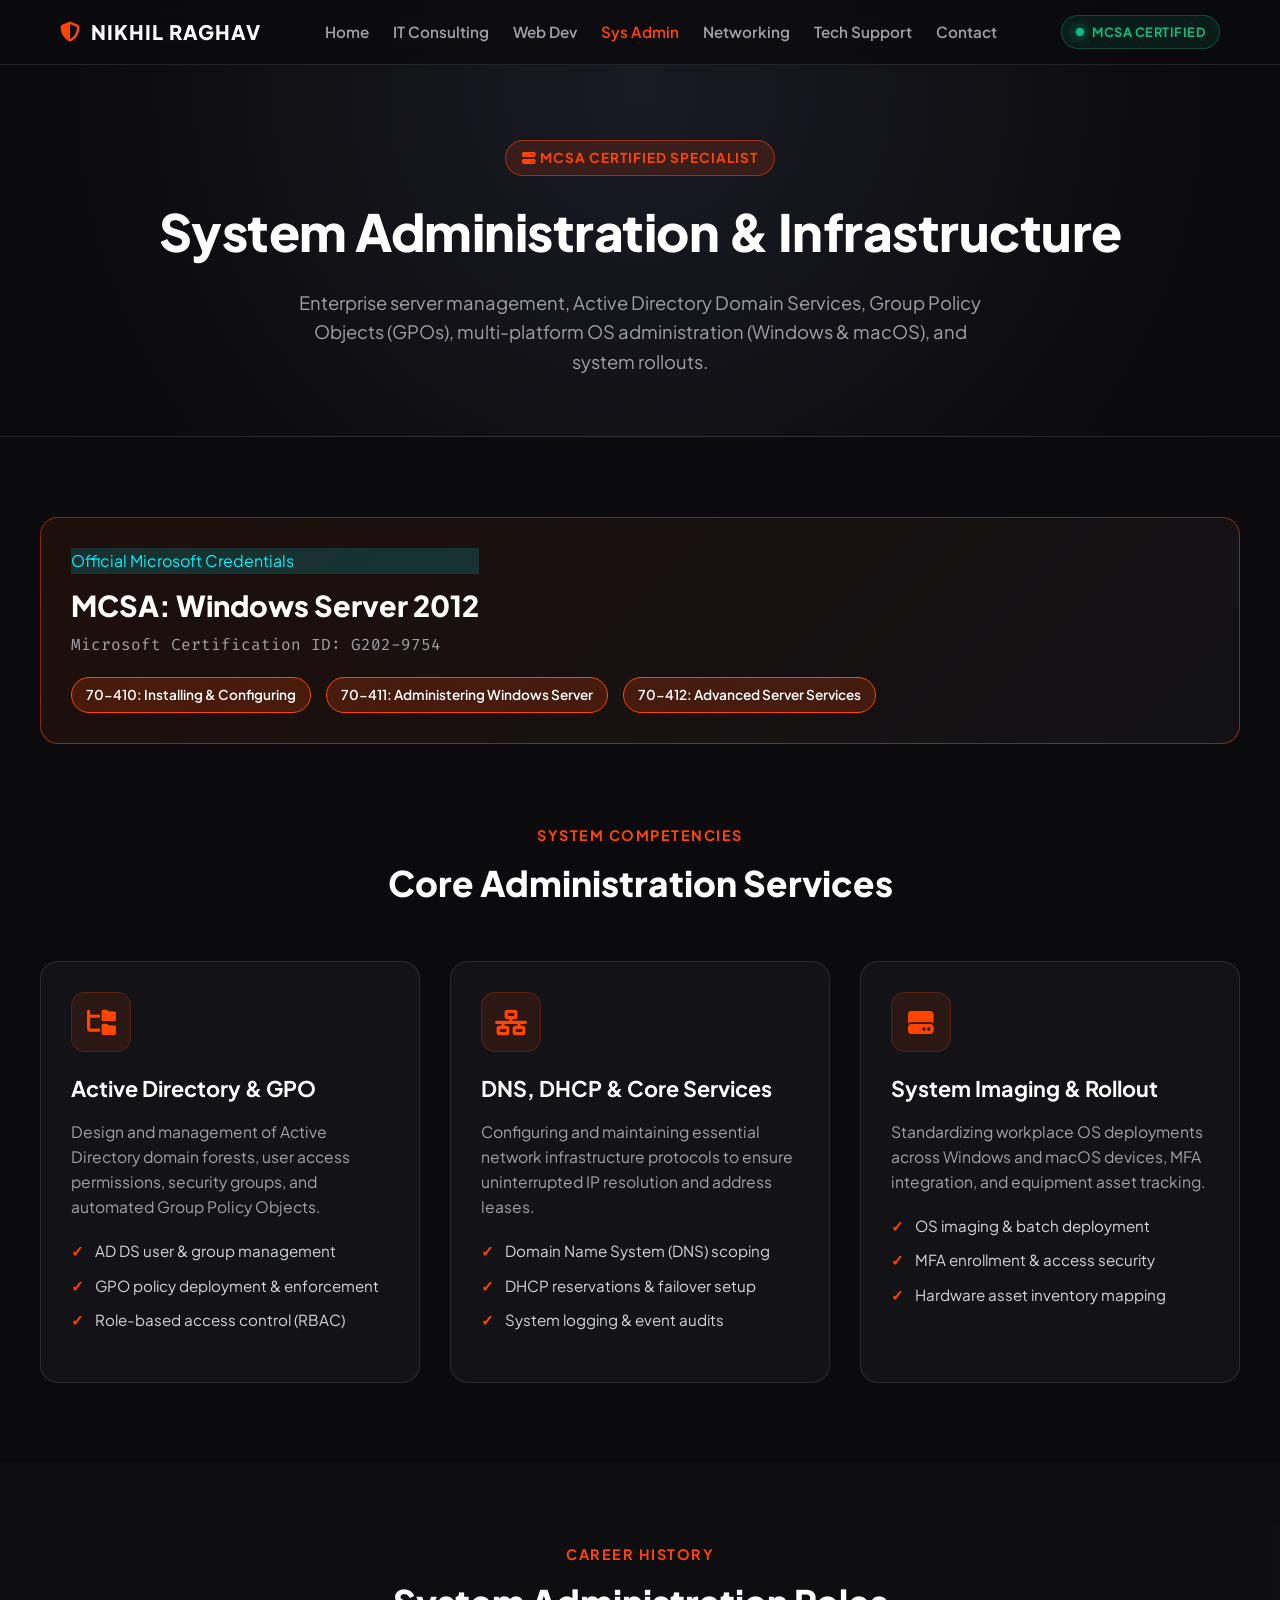
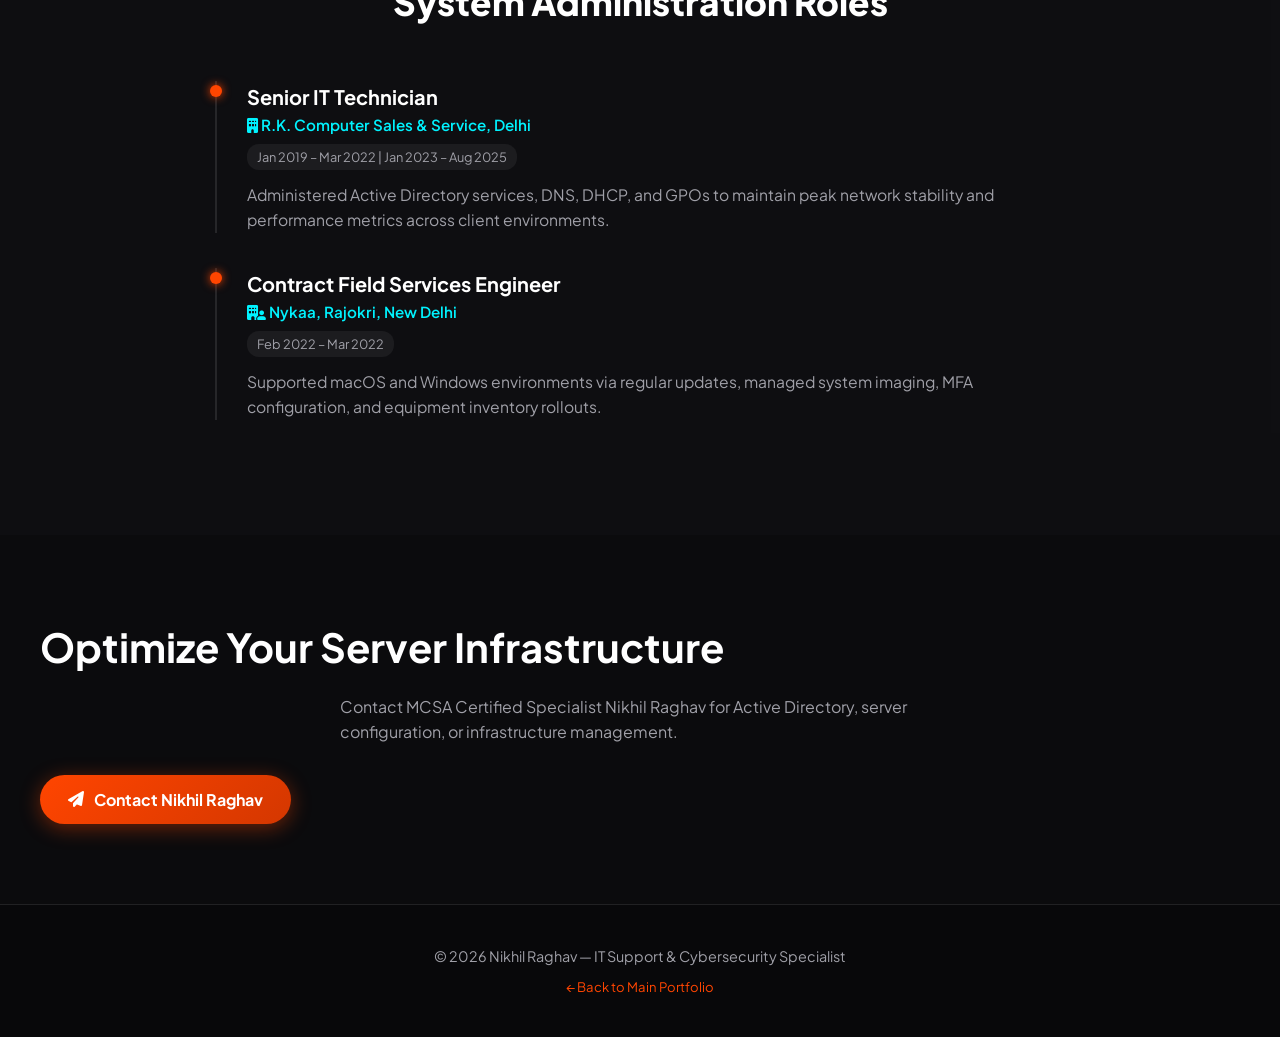
<file: system-administration.html>
<!DOCTYPE html>
<html lang="en">
<head>
    <meta charset="UTF-8">
    <meta name="viewport" content="width=device-width, initial-scale=1.0">
    <title>System Administration - Nikhil Raghav</title>
    <meta name="description" content="System Administration Services by MCSA Certified Engineer Nikhil Raghav. Active Directory, Group Policies (GPO), Windows Server 2012/2016/2019, DNS/DHCP, and system imaging.">
    <link rel="preconnect" href="https://fonts.googleapis.com">
    <link rel="preconnect" href="https://fonts.gstatic.com" crossorigin>
    <link href="https://fonts.googleapis.com/css2?family=Plus+Jakarta+Sans:wght@400;600;700;800&family=Fira+Code:wght@400;600&display=swap" rel="stylesheet">
    <link rel="stylesheet" href="https://cdnjs.cloudflare.com/ajax/libs/font-awesome/6.4.0/css/all.min.css">
    <link rel="stylesheet" href="css/dark-theme.css">
</head>
<body>

    <!-- Header Navigation -->
    <nav class="navbar-custom">
        <div class="container">
            <a href="index.html" class="brand-logo">
                <i class="fa-solid fa-shield-halved"></i>
                <span>NIKHIL RAGHAV</span>
            </a>
            <ul class="nav-links">
                <li><a href="index.html">Home</a></li>
                <li><a href="it-consulting.html">IT Consulting</a></li>
                <li><a href="web-development.html">Web Dev</a></li>
                <li><a href="system-administration.html" class="active">Sys Admin</a></li>
                <li><a href="network-solutions.html">Networking</a></li>
                <li><a href="tech-support.html">Tech Support</a></li>
                <li><a href="#contact">Contact</a></li>
            </ul>
            <div class="status-pill">
                <span class="pulse-dot"></span> MCSA CERTIFIED
            </div>
        </div>
    </nav>

    <!-- Page Banner -->
    <section class="page-banner">
        <span class="category-badge"><i class="fa-solid fa-server"></i> MCSA Certified Specialist</span>
        <h1>System Administration & Infrastructure</h1>
        <p>Enterprise server management, Active Directory Domain Services, Group Policy Objects (GPOs), multi-platform OS administration (Windows & macOS), and system rollouts.</p>
    </section>

    <!-- Credentials Highlight Card -->
    <section class="section-padding" style="padding-bottom: 0;">
        <div class="container-custom">
            <div class="glass-card" style="border-color: var(--border-highlight); background: linear-gradient(135deg, rgba(255, 69, 0, 0.08) 0%, rgba(19, 19, 23, 0.9) 100%);">
                <div style="display: flex; align-items: center; justify-content: space-between; flex-wrap: wrap; gap: 20px;">
                    <div>
                        <div class="category-badge" style="background: rgba(0, 242, 254, 0.15); border-color: var(--accent-cyan); color: var(--accent-cyan);">Official Microsoft Credentials</div>
                        <h2 style="font-size: 1.8rem; font-weight: 800; margin-top: 8px;">MCSA: Windows Server 2012</h2>
                        <p class="text-muted font-mono" style="margin-top: 4px;">Microsoft Certification ID: G202-9754</p>
                    </div>
                    <div style="display: flex; gap: 15px; flex-wrap: wrap;">
                        <span class="skill-pill" style="background: rgba(255,69,0,0.2); border-color: var(--accent-orange); color: #fff;">70-410: Installing & Configuring</span>
                        <span class="skill-pill" style="background: rgba(255,69,0,0.2); border-color: var(--accent-orange); color: #fff;">70-411: Administering Windows Server</span>
                        <span class="skill-pill" style="background: rgba(255,69,0,0.2); border-color: var(--accent-orange); color: #fff;">70-412: Advanced Server Services</span>
                    </div>
                </div>
            </div>
        </div>
    </section>

    <!-- Core Services Overview -->
    <section class="section-padding">
        <div class="container-custom">
            <div class="section-header">
                <span class="sub-title">System Competencies</span>
                <h2 class="main-title">Core Administration Services</h2>
            </div>

            <div class="grid-3">
                <div class="glass-card">
                    <div class="card-icon"><i class="fa-solid fa-folder-tree"></i></div>
                    <h3 class="card-title">Active Directory & GPO</h3>
                    <p class="card-text">Design and management of Active Directory domain forests, user access permissions, security groups, and automated Group Policy Objects.</p>
                    <ul class="feature-list">
                        <li>AD DS user & group management</li>
                        <li>GPO policy deployment & enforcement</li>
                        <li>Role-based access control (RBAC)</li>
                    </ul>
                </div>

                <div class="glass-card">
                    <div class="card-icon"><i class="fa-solid fa-network-wired"></i></div>
                    <h3 class="card-title">DNS, DHCP & Core Services</h3>
                    <p class="card-text">Configuring and maintaining essential network infrastructure protocols to ensure uninterrupted IP resolution and address leases.</p>
                    <ul class="feature-list">
                        <li>Domain Name System (DNS) scoping</li>
                        <li>DHCP reservations & failover setup</li>
                        <li>System logging & event audits</li>
                    </ul>
                </div>

                <div class="glass-card">
                    <div class="card-icon"><i class="fa-solid fa-hard-drive"></i></div>
                    <h3 class="card-title">System Imaging & Rollout</h3>
                    <p class="card-text">Standardizing workplace OS deployments across Windows and macOS devices, MFA integration, and equipment asset tracking.</p>
                    <ul class="feature-list">
                        <li>OS imaging & batch deployment</li>
                        <li>MFA enrollment & access security</li>
                        <li>Hardware asset inventory mapping</li>
                    </ul>
                </div>
            </div>
        </div>
    </section>

    <!-- Relevant Experience Section -->
    <section class="section-padding" style="background: rgba(19, 19, 23, 0.5);">
        <div class="container-custom">
            <div class="section-header">
                <span class="sub-title">Career History</span>
                <h2 class="main-title">System Administration Roles</h2>
            </div>

            <div style="max-width: 850px; margin: 0 auto;">
                <div class="timeline-item">
                    <h3 class="timeline-role">Senior IT Technician</h3>
                    <div class="timeline-company"><i class="fa-solid fa-building"></i> R.K. Computer Sales & Service, Delhi</div>
                    <span class="timeline-period">Jan 2019 – Mar 2022 | Jan 2023 – Aug 2025</span>
                    <p class="card-text">Administered Active Directory services, DNS, DHCP, and GPOs to maintain peak network stability and performance metrics across client environments.</p>
                </div>

                <div class="timeline-item">
                    <h3 class="timeline-role">Contract Field Services Engineer</h3>
                    <div class="timeline-company"><i class="fa-solid fa-building-user"></i> Nykaa, Rajokri, New Delhi</div>
                    <span class="timeline-period">Feb 2022 – Mar 2022</span>
                    <p class="card-text">Supported macOS and Windows environments via regular updates, managed system imaging, MFA configuration, and equipment inventory rollouts.</p>
                </div>
            </div>
        </div>
    </section>

    <!-- Call To Action & Contact -->
    <section id="contact" class="section-padding">
        <div class="container-custom text-center">
            <h2 style="font-size: 2.5rem; margin-bottom: 15px;">Optimize Your Server Infrastructure</h2>
            <p class="text-muted" style="max-width: 600px; margin: 0 auto 30px;">Contact MCSA Certified Specialist Nikhil Raghav for Active Directory, server configuration, or infrastructure management.</p>
            <a href="index.html#contact" class="btn-primary-custom"><i class="fa-solid fa-paper-plane"></i> Contact Nikhil Raghav</a>
        </div>
    </section>

    <!-- Footer -->
    <footer>
        <div class="container-custom">
            <p style="margin-bottom: 8px;">© 2026 Nikhil Raghav — IT Support & Cybersecurity Specialist</p>
            <p class="text-muted" style="font-size: 0.82rem;"><a href="index.html">← Back to Main Portfolio</a></p>
        </div>
    </footer>

</body>
</html>
</file>
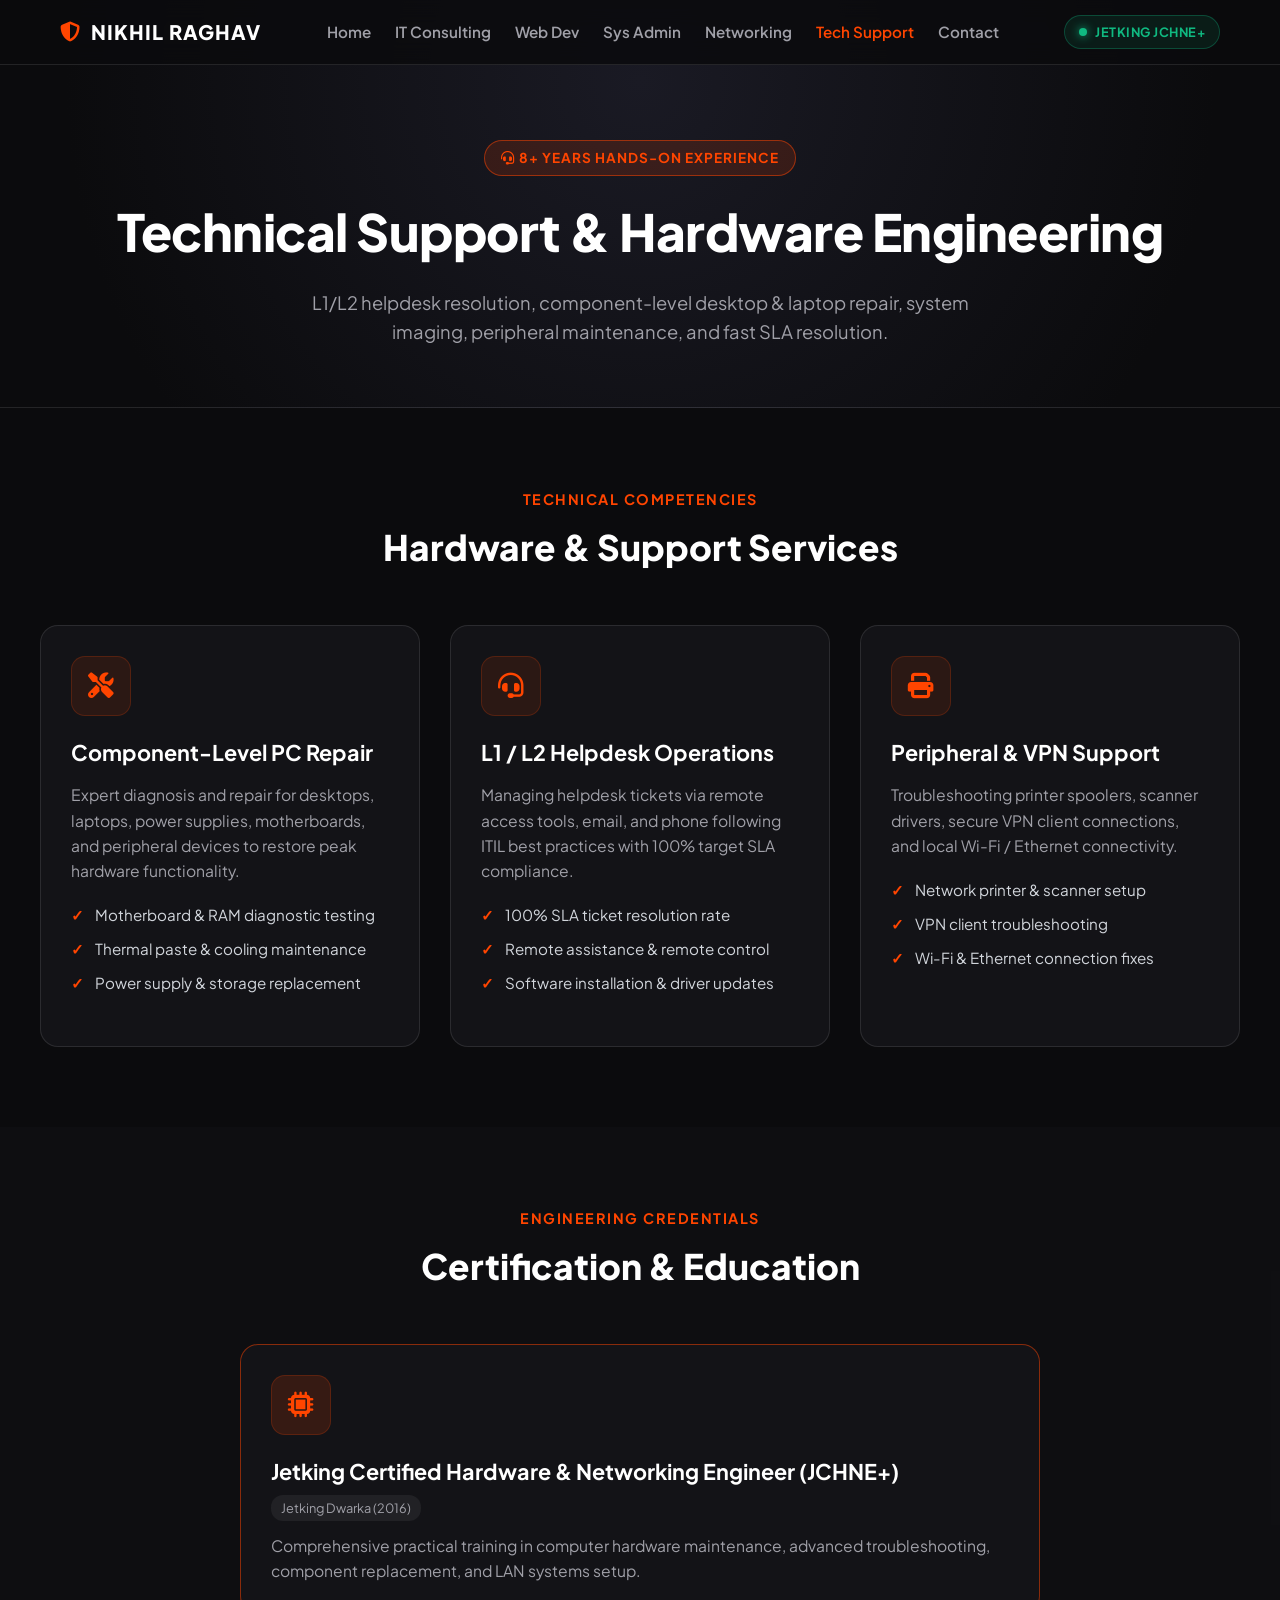
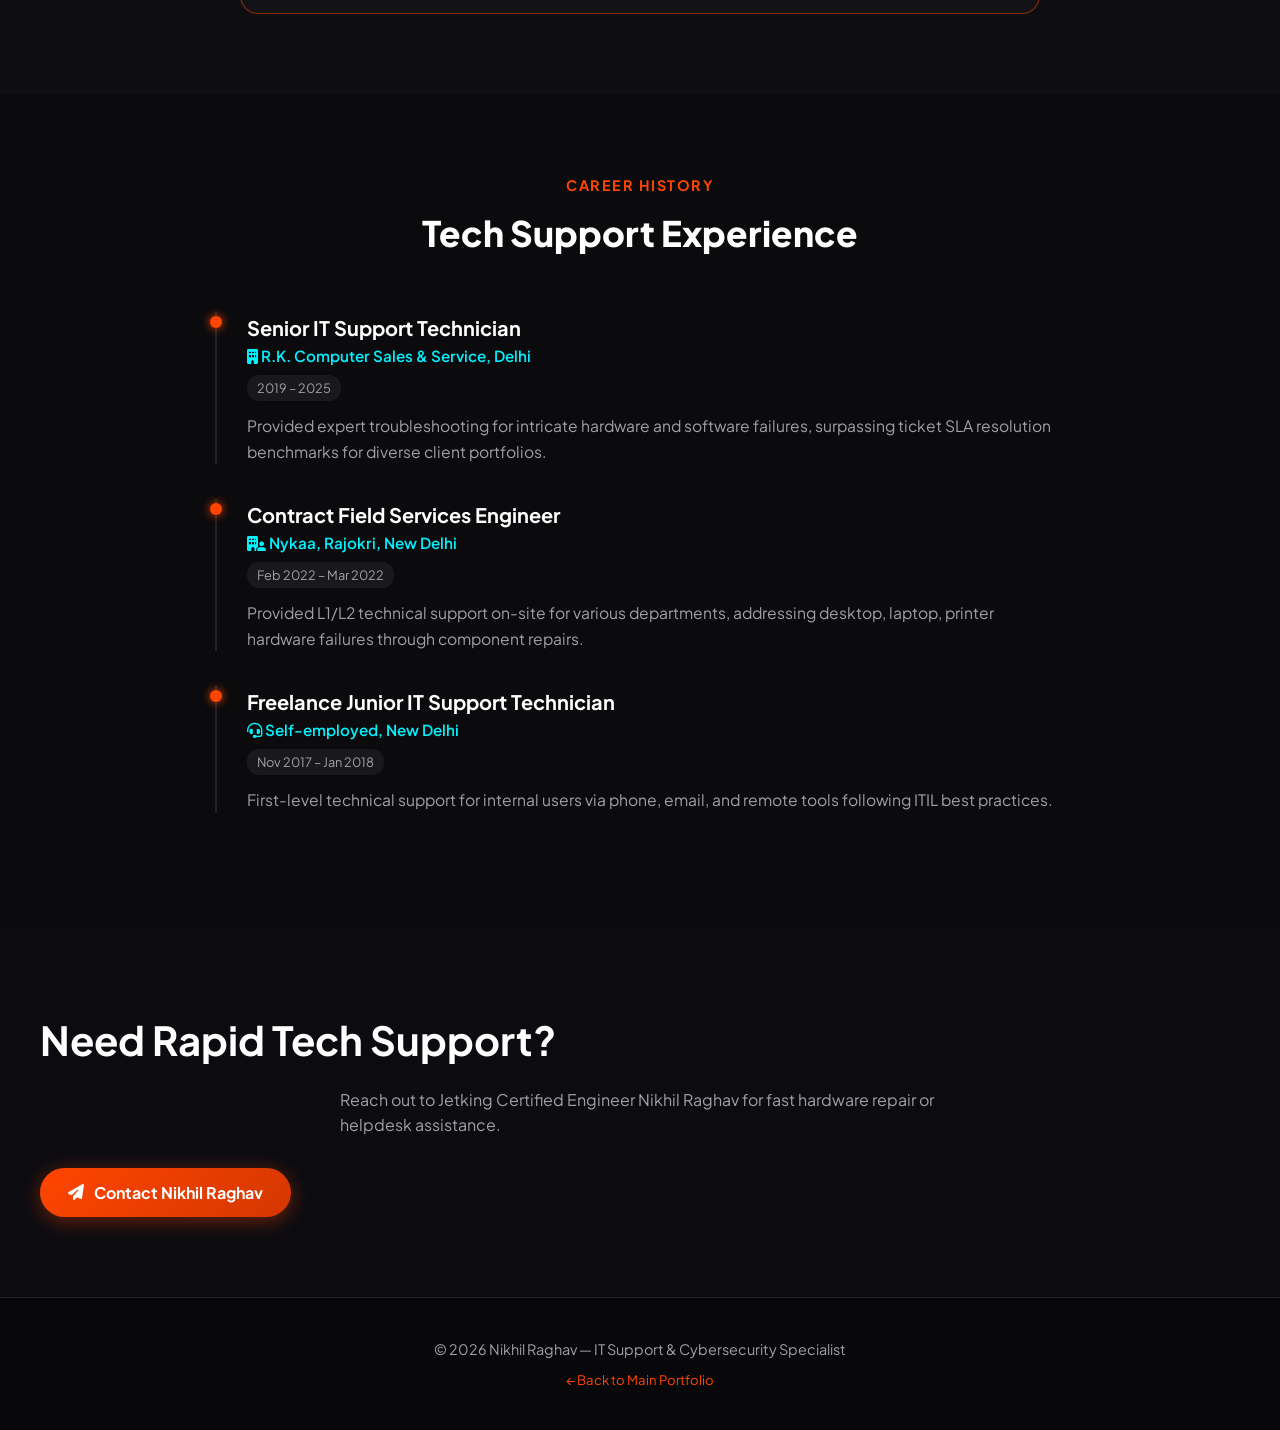
<file: tech-support.html>
<!DOCTYPE html>
<html lang="en">
<head>
    <meta charset="UTF-8">
    <meta name="viewport" content="width=device-width, initial-scale=1.0">
    <title>Tech Support & Hardware Repair - Nikhil Raghav</title>
    <meta name="description" content="L1/L2 Technical Support, Desktop/Laptop Repair, Component Troubleshooting, and ITIL Helpdesk Services by Jetking Certified Engineer Nikhil Raghav.">
    <link rel="preconnect" href="https://fonts.googleapis.com">
    <link rel="preconnect" href="https://fonts.gstatic.com" crossorigin>
    <link href="https://fonts.googleapis.com/css2?family=Plus+Jakarta+Sans:wght@400;600;700;800&family=Fira+Code:wght@400;600&display=swap" rel="stylesheet">
    <link rel="stylesheet" href="https://cdnjs.cloudflare.com/ajax/libs/font-awesome/6.4.0/css/all.min.css">
    <link rel="stylesheet" href="css/dark-theme.css">
</head>
<body>

    <!-- Header Navigation -->
    <nav class="navbar-custom">
        <div class="container">
            <a href="index.html" class="brand-logo">
                <i class="fa-solid fa-shield-halved"></i>
                <span>NIKHIL RAGHAV</span>
            </a>
            <ul class="nav-links">
                <li><a href="index.html">Home</a></li>
                <li><a href="it-consulting.html">IT Consulting</a></li>
                <li><a href="web-development.html">Web Dev</a></li>
                <li><a href="system-administration.html">Sys Admin</a></li>
                <li><a href="network-solutions.html">Networking</a></li>
                <li><a href="tech-support.html" class="active">Tech Support</a></li>
                <li><a href="#contact">Contact</a></li>
            </ul>
            <div class="status-pill">
                <span class="pulse-dot"></span> JETKING JCHNE+
            </div>
        </div>
    </nav>

    <!-- Page Banner -->
    <section class="page-banner">
        <span class="category-badge"><i class="fa-solid fa-headset"></i> 8+ Years Hands-On Experience</span>
        <h1>Technical Support & Hardware Engineering</h1>
        <p>L1/L2 helpdesk resolution, component-level desktop & laptop repair, system imaging, peripheral maintenance, and fast SLA resolution.</p>
    </section>

    <!-- Core Support Services -->
    <section class="section-padding">
        <div class="container-custom">
            <div class="section-header">
                <span class="sub-title">Technical Competencies</span>
                <h2 class="main-title">Hardware & Support Services</h2>
            </div>

            <div class="grid-3">
                <div class="glass-card">
                    <div class="card-icon"><i class="fa-solid fa-screwdriver-wrench"></i></div>
                    <h3 class="card-title">Component-Level PC Repair</h3>
                    <p class="card-text">Expert diagnosis and repair for desktops, laptops, power supplies, motherboards, and peripheral devices to restore peak hardware functionality.</p>
                    <ul class="feature-list">
                        <li>Motherboard & RAM diagnostic testing</li>
                        <li>Thermal paste & cooling maintenance</li>
                        <li>Power supply & storage replacement</li>
                    </ul>
                </div>

                <div class="glass-card">
                    <div class="card-icon"><i class="fa-solid fa-headset"></i></div>
                    <h3 class="card-title">L1 / L2 Helpdesk Operations</h3>
                    <p class="card-text">Managing helpdesk tickets via remote access tools, email, and phone following ITIL best practices with 100% target SLA compliance.</p>
                    <ul class="feature-list">
                        <li>100% SLA ticket resolution rate</li>
                        <li>Remote assistance & remote control</li>
                        <li>Software installation & driver updates</li>
                    </ul>
                </div>

                <div class="glass-card">
                    <div class="card-icon"><i class="fa-solid fa-print"></i></div>
                    <h3 class="card-title">Peripheral & VPN Support</h3>
                    <p class="card-text">Troubleshooting printer spoolers, scanner drivers, secure VPN client connections, and local Wi-Fi / Ethernet connectivity.</p>
                    <ul class="feature-list">
                        <li>Network printer & scanner setup</li>
                        <li>VPN client troubleshooting</li>
                        <li>Wi-Fi & Ethernet connection fixes</li>
                    </ul>
                </div>
            </div>
        </div>
    </section>

    <!-- Credentials Section -->
    <section class="section-padding" style="background: rgba(19, 19, 23, 0.5);">
        <div class="container-custom">
            <div class="section-header">
                <span class="sub-title">Engineering Credentials</span>
                <h2 class="main-title">Certification & Education</h2>
            </div>

            <div class="glass-card" style="max-width: 800px; margin: 0 auto; border-color: var(--border-highlight);">
                <div style="display: flex; align-items: center; gap: 20px; flex-wrap: wrap;">
                    <div class="card-icon" style="margin-bottom: 0; background: rgba(255,69,0,0.15);"><i class="fa-solid fa-microchip"></i></div>
                    <div>
                        <h3 class="card-title" style="margin-bottom: 4px;">Jetking Certified Hardware & Networking Engineer (JCHNE+)</h3>
                        <p class="timeline-period">Jetking Dwarka (2016)</p>
                        <p class="card-text" style="margin-bottom: 0;">Comprehensive practical training in computer hardware maintenance, advanced troubleshooting, component replacement, and LAN systems setup.</p>
                    </div>
                </div>
            </div>
        </div>
    </section>

    <!-- Relevant Experience Section -->
    <section class="section-padding">
        <div class="container-custom">
            <div class="section-header">
                <span class="sub-title">Career History</span>
                <h2 class="main-title">Tech Support Experience</h2>
            </div>

            <div style="max-width: 850px; margin: 0 auto;">
                <div class="timeline-item">
                    <h3 class="timeline-role">Senior IT Support Technician</h3>
                    <div class="timeline-company"><i class="fa-solid fa-building"></i> R.K. Computer Sales & Service, Delhi</div>
                    <span class="timeline-period">2019 – 2025</span>
                    <p class="card-text">Provided expert troubleshooting for intricate hardware and software failures, surpassing ticket SLA resolution benchmarks for diverse client portfolios.</p>
                </div>

                <div class="timeline-item">
                    <h3 class="timeline-role">Contract Field Services Engineer</h3>
                    <div class="timeline-company"><i class="fa-solid fa-building-user"></i> Nykaa, Rajokri, New Delhi</div>
                    <span class="timeline-period">Feb 2022 – Mar 2022</span>
                    <p class="card-text">Provided L1/L2 technical support on-site for various departments, addressing desktop, laptop, printer hardware failures through component repairs.</p>
                </div>

                <div class="timeline-item">
                    <h3 class="timeline-role">Freelance Junior IT Support Technician</h3>
                    <div class="timeline-company"><i class="fa-solid fa-headset"></i> Self-employed, New Delhi</div>
                    <span class="timeline-period">Nov 2017 – Jan 2018</span>
                    <p class="card-text">First-level technical support for internal users via phone, email, and remote tools following ITIL best practices.</p>
                </div>
            </div>
        </div>
    </section>

    <!-- Call To Action & Contact -->
    <section id="contact" class="section-padding" style="background: rgba(13, 13, 17, 0.8);">
        <div class="container-custom text-center">
            <h2 style="font-size: 2.5rem; margin-bottom: 15px;">Need Rapid Tech Support?</h2>
            <p class="text-muted" style="max-width: 600px; margin: 0 auto 30px;">Reach out to Jetking Certified Engineer Nikhil Raghav for fast hardware repair or helpdesk assistance.</p>
            <a href="index.html#contact" class="btn-primary-custom"><i class="fa-solid fa-paper-plane"></i> Contact Nikhil Raghav</a>
        </div>
    </section>

    <!-- Footer -->
    <footer>
        <div class="container-custom">
            <p style="margin-bottom: 8px;">© 2026 Nikhil Raghav — IT Support & Cybersecurity Specialist</p>
            <p class="text-muted" style="font-size: 0.82rem;"><a href="index.html">← Back to Main Portfolio</a></p>
        </div>
    </footer>

</body>
</html>
</file>
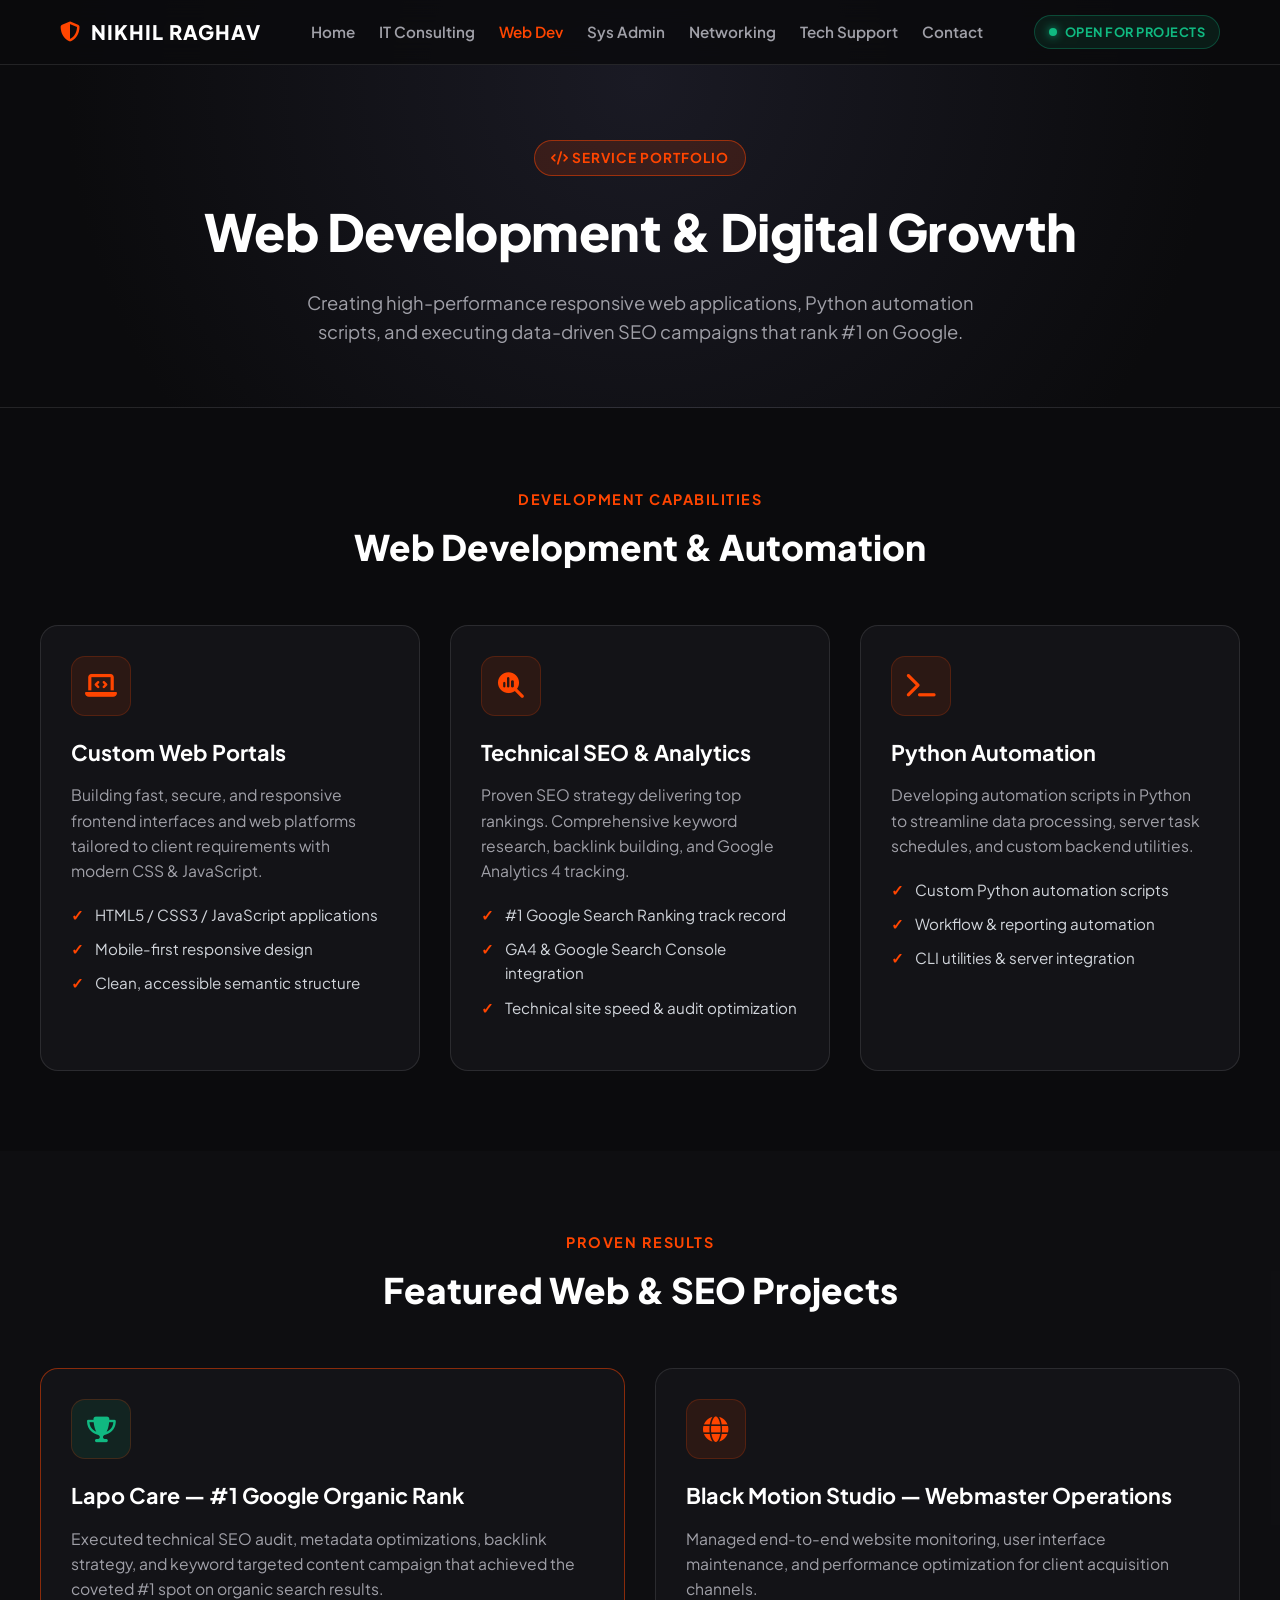
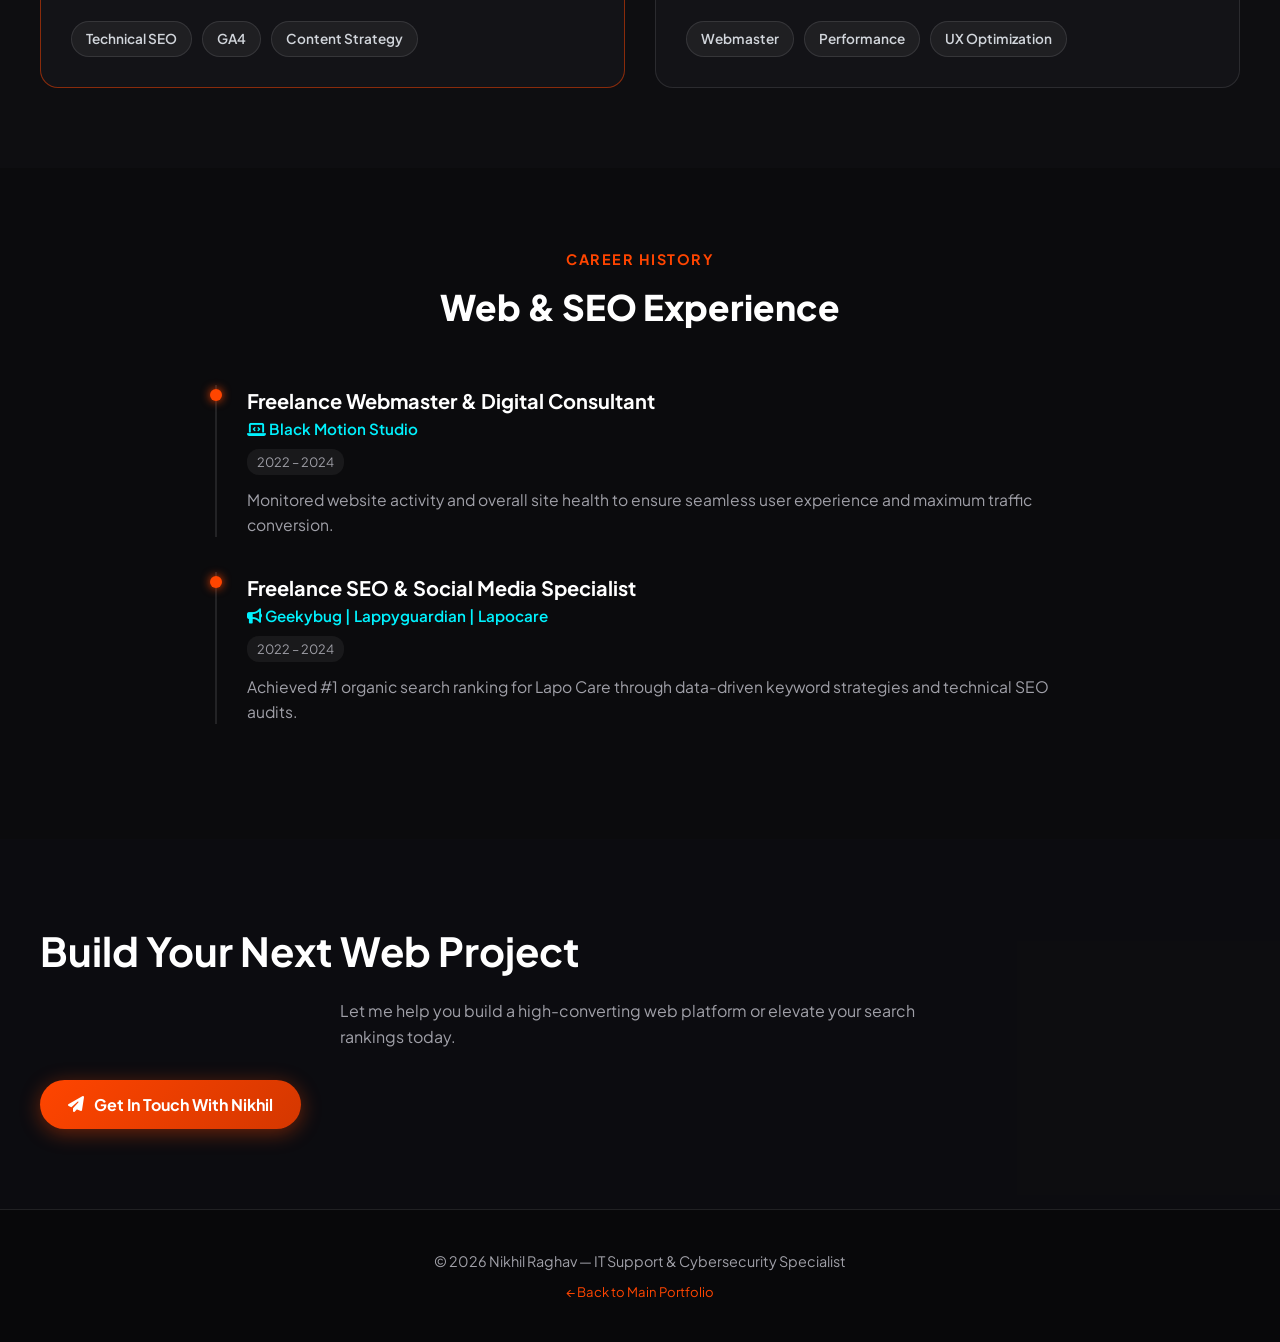
<file: web-development.html>
<!DOCTYPE html>
<html lang="en">
<head>
    <meta charset="UTF-8">
    <meta name="viewport" content="width=device-width, initial-scale=1.0">
    <title>Web Development & Digital Services - Nikhil Raghav</title>
    <meta name="description" content="Custom Web Development, Python Automation, and Technical SEO Services by Nikhil Raghav. #1 Organic Search Ranking achievements and modern web application development.">
    <link rel="preconnect" href="https://fonts.googleapis.com">
    <link rel="preconnect" href="https://fonts.gstatic.com" crossorigin>
    <link href="https://fonts.googleapis.com/css2?family=Plus+Jakarta+Sans:wght@400;600;700;800&family=Fira+Code:wght@400;600&display=swap" rel="stylesheet">
    <link rel="stylesheet" href="https://cdnjs.cloudflare.com/ajax/libs/font-awesome/6.4.0/css/all.min.css">
    <link rel="stylesheet" href="css/dark-theme.css">
</head>
<body>

    <!-- Header Navigation -->
    <nav class="navbar-custom">
        <div class="container">
            <a href="index.html" class="brand-logo">
                <i class="fa-solid fa-shield-halved"></i>
                <span>NIKHIL RAGHAV</span>
            </a>
            <ul class="nav-links">
                <li><a href="index.html">Home</a></li>
                <li><a href="it-consulting.html">IT Consulting</a></li>
                <li><a href="web-development.html" class="active">Web Dev</a></li>
                <li><a href="system-administration.html">Sys Admin</a></li>
                <li><a href="network-solutions.html">Networking</a></li>
                <li><a href="tech-support.html">Tech Support</a></li>
                <li><a href="#contact">Contact</a></li>
            </ul>
            <div class="status-pill">
                <span class="pulse-dot"></span> OPEN FOR PROJECTS
            </div>
        </div>
    </nav>

    <!-- Page Banner -->
    <section class="page-banner">
        <span class="category-badge"><i class="fa-solid fa-code"></i> Service Portfolio</span>
        <h1>Web Development & Digital Growth</h1>
        <p>Creating high-performance responsive web applications, Python automation scripts, and executing data-driven SEO campaigns that rank #1 on Google.</p>
    </section>

    <!-- Core Services Overview -->
    <section class="section-padding">
        <div class="container-custom">
            <div class="section-header">
                <span class="sub-title">Development Capabilities</span>
                <h2 class="main-title">Web Development & Automation</h2>
            </div>

            <div class="grid-3">
                <div class="glass-card">
                    <div class="card-icon"><i class="fa-solid fa-laptop-code"></i></div>
                    <h3 class="card-title">Custom Web Portals</h3>
                    <p class="card-text">Building fast, secure, and responsive frontend interfaces and web platforms tailored to client requirements with modern CSS & JavaScript.</p>
                    <ul class="feature-list">
                        <li>HTML5 / CSS3 / JavaScript applications</li>
                        <li>Mobile-first responsive design</li>
                        <li>Clean, accessible semantic structure</li>
                    </ul>
                </div>

                <div class="glass-card">
                    <div class="card-icon"><i class="fa-solid fa-magnifying-glass-chart"></i></div>
                    <h3 class="card-title">Technical SEO & Analytics</h3>
                    <p class="card-text">Proven SEO strategy delivering top rankings. Comprehensive keyword research, backlink building, and Google Analytics 4 tracking.</p>
                    <ul class="feature-list">
                        <li>#1 Google Search Ranking track record</li>
                        <li>GA4 & Google Search Console integration</li>
                        <li>Technical site speed & audit optimization</li>
                    </ul>
                </div>

                <div class="glass-card">
                    <div class="card-icon"><i class="fa-solid fa-terminal"></i></div>
                    <h3 class="card-title">Python Automation</h3>
                    <p class="card-text">Developing automation scripts in Python to streamline data processing, server task schedules, and custom backend utilities.</p>
                    <ul class="feature-list">
                        <li>Custom Python automation scripts</li>
                        <li>Workflow & reporting automation</li>
                        <li>CLI utilities & server integration</li>
                    </ul>
                </div>
            </div>
        </div>
    </section>

    <!-- Track Record Case Studies -->
    <section class="section-padding" style="background: rgba(19, 19, 23, 0.5);">
        <div class="container-custom">
            <div class="section-header">
                <span class="sub-title">Proven Results</span>
                <h2 class="main-title">Featured Web & SEO Projects</h2>
            </div>

            <div class="grid-2">
                <div class="glass-card" style="border-color: var(--border-highlight);">
                    <div class="card-icon" style="background: rgba(16, 185, 129, 0.1); color: var(--accent-green);"><i class="fa-solid fa-trophy"></i></div>
                    <h3 class="card-title">Lapo Care — #1 Google Organic Rank</h3>
                    <p class="card-text">Executed technical SEO audit, metadata optimizations, backlink strategy, and keyword targeted content campaign that achieved the coveted #1 spot on organic search results.</p>
                    <div class="skill-pills">
                        <span class="skill-pill">Technical SEO</span>
                        <span class="skill-pill">GA4</span>
                        <span class="skill-pill">Content Strategy</span>
                    </div>
                </div>

                <div class="glass-card">
                    <div class="card-icon"><i class="fa-solid fa-globe"></i></div>
                    <h3 class="card-title">Black Motion Studio — Webmaster Operations</h3>
                    <p class="card-text">Managed end-to-end website monitoring, user interface maintenance, and performance optimization for client acquisition channels.</p>
                    <div class="skill-pills">
                        <span class="skill-pill">Webmaster</span>
                        <span class="skill-pill">Performance</span>
                        <span class="skill-pill">UX Optimization</span>
                    </div>
                </div>
            </div>
        </div>
    </section>

    <!-- Relevant Experience Section -->
    <section class="section-padding">
        <div class="container-custom">
            <div class="section-header">
                <span class="sub-title">Career History</span>
                <h2 class="main-title">Web & SEO Experience</h2>
            </div>

            <div style="max-width: 850px; margin: 0 auto;">
                <div class="timeline-item">
                    <h3 class="timeline-role">Freelance Webmaster & Digital Consultant</h3>
                    <div class="timeline-company"><i class="fa-solid fa-laptop-code"></i> Black Motion Studio</div>
                    <span class="timeline-period">2022 – 2024</span>
                    <p class="card-text">Monitored website activity and overall site health to ensure seamless user experience and maximum traffic conversion.</p>
                </div>

                <div class="timeline-item">
                    <h3 class="timeline-role">Freelance SEO & Social Media Specialist</h3>
                    <div class="timeline-company"><i class="fa-solid fa-bullhorn"></i> Geekybug | Lappyguardian | Lapocare</div>
                    <span class="timeline-period">2022 – 2024</span>
                    <p class="card-text">Achieved #1 organic search ranking for Lapo Care through data-driven keyword strategies and technical SEO audits.</p>
                </div>
            </div>
        </div>
    </section>

    <!-- Call To Action & Contact -->
    <section id="contact" class="section-padding" style="background: rgba(13, 13, 17, 0.8);">
        <div class="container-custom text-center">
            <h2 style="font-size: 2.5rem; margin-bottom: 15px;">Build Your Next Web Project</h2>
            <p class="text-muted" style="max-width: 600px; margin: 0 auto 30px;">Let me help you build a high-converting web platform or elevate your search rankings today.</p>
            <a href="index.html#contact" class="btn-primary-custom"><i class="fa-solid fa-paper-plane"></i> Get In Touch With Nikhil</a>
        </div>
    </section>

    <!-- Footer -->
    <footer>
        <div class="container-custom">
            <p style="margin-bottom: 8px;">© 2026 Nikhil Raghav — IT Support & Cybersecurity Specialist</p>
            <p class="text-muted" style="font-size: 0.82rem;"><a href="index.html">← Back to Main Portfolio</a></p>
        </div>
    </footer>

</body>
</html>
</file>
<file: css/dark-theme.css>
/* ==========================================================================
   Nikhil Raghav Portfolio - Modern Dark Mode Design System
   ========================================================================== */

:root {
    --bg-dark: #0b0b0d;
    --bg-card: #131317;
    --bg-card-hover: #1a1a22;
    --bg-nav: rgba(11, 11, 13, 0.85);
    
    --accent-orange: #ff4500;
    --accent-orange-glow: rgba(255, 69, 0, 0.4);
    --accent-cyan: #00f2fe;
    --accent-cyan-glow: rgba(0, 242, 254, 0.3);
    --accent-green: #10b981;
    
    --text-main: #ffffff;
    --text-muted: #a0a0a8;
    --text-sub: #d1d5db;
    
    --border-color: rgba(255, 255, 255, 0.1);
    --border-highlight: rgba(255, 69, 0, 0.5);
    --pill-border: rgba(255, 255, 255, 0.18);
    
    --font-sans: 'Plus Jakarta Sans', -apple-system, BlinkMacSystemFont, 'Segoe UI', Roboto, sans-serif;
    --font-mono: 'Fira Code', 'Courier New', Courier, monospace;
}

* {
    box-sizing: border-box;
    margin: 0;
    padding: 0;
}

body {
    font-family: var(--font-sans);
    background-color: var(--bg-dark);
    color: var(--text-main);
    line-height: 1.6;
    overflow-x: hidden;
    min-height: 100vh;
}

/* Scrollbar */
::-webkit-scrollbar {
    width: 8px;
}
::-webkit-scrollbar-track {
    background: var(--bg-dark);
}
::-webkit-scrollbar-thumb {
    background: #262630;
    border-radius: 4px;
}
::-webkit-scrollbar-thumb:hover {
    background: var(--accent-orange);
}

/* Typography Utilities */
.text-gradient {
    background: linear-gradient(135deg, #ffffff 30%, var(--accent-orange) 100%);
    -webkit-background-clip: text;
    -webkit-text-fill-color: transparent;
}

.text-orange { color: var(--accent-orange) !important; }
.text-cyan { color: var(--accent-cyan) !important; }
.text-green { color: var(--accent-green) !important; }
.text-muted { color: var(--text-muted) !important; }
.font-mono { font-family: var(--font-mono); }

/* Navigation Bar */
.navbar-custom {
    position: fixed;
    top: 0;
    left: 0;
    right: 0;
    z-index: 1000;
    background: var(--bg-nav);
    backdrop-filter: blur(12px);
    -webkit-backdrop-filter: blur(12px);
    border-bottom: 1px solid var(--border-color);
    padding: 15px 0;
    transition: all 0.3s ease;
}

.navbar-custom .container {
    display: flex;
    align-items: center;
    justify-content: space-between;
    max-width: 1200px;
    margin: 0 auto;
    padding: 0 20px;
}

.brand-logo {
    display: flex;
    align-items: center;
    gap: 10px;
    font-size: 1.25rem;
    font-weight: 800;
    color: var(--text-main);
    text-decoration: none;
    letter-spacing: 1px;
}

.brand-logo i {
    color: var(--accent-orange);
}

.nav-links {
    display: flex;
    align-items: center;
    gap: 24px;
    list-style: none;
}

.nav-links a {
    color: var(--text-muted);
    text-decoration: none;
    font-size: 0.95rem;
    font-weight: 600;
    transition: color 0.3s ease;
}

.nav-links a:hover,
.nav-links a.active {
    color: var(--accent-orange);
}

.status-pill {
    display: inline-flex;
    align-items: center;
    gap: 8px;
    padding: 6px 14px;
    background: rgba(16, 185, 129, 0.1);
    border: 1px solid rgba(16, 185, 129, 0.3);
    border-radius: 30px;
    font-size: 0.8rem;
    font-weight: 700;
    color: var(--accent-green);
    letter-spacing: 0.5px;
}

.pulse-dot {
    width: 8px;
    height: 8px;
    background-color: var(--accent-green);
    border-radius: 50%;
    box-shadow: 0 0 10px var(--accent-green);
    animation: pulse 1.8s infinite;
}

@keyframes pulse {
    0% { transform: scale(0.95); box-shadow: 0 0 0 0 rgba(16, 185, 129, 0.7); }
    70% { transform: scale(1); box-shadow: 0 0 0 8px rgba(16, 185, 129, 0); }
    100% { transform: scale(0.95); box-shadow: 0 0 0 0 rgba(16, 185, 129, 0); }
}

/* Page Banner / Header */
.page-banner {
    padding: 140px 20px 60px;
    background: radial-gradient(circle at 50% 20%, #1a1a24 0%, var(--bg-dark) 80%);
    text-align: center;
    border-bottom: 1px solid var(--border-color);
}

.page-banner .category-badge {
    display: inline-block;
    padding: 6px 16px;
    background: rgba(255, 69, 0, 0.15);
    border: 1px solid var(--border-highlight);
    border-radius: 20px;
    color: var(--accent-orange);
    font-size: 0.85rem;
    font-weight: 700;
    text-transform: uppercase;
    letter-spacing: 1px;
    margin-bottom: 15px;
}

.page-banner h1 {
    font-size: 3.2rem;
    font-weight: 800;
    margin-bottom: 15px;
    letter-spacing: -0.5px;
}

.page-banner p {
    font-size: 1.15rem;
    color: var(--text-muted);
    max-width: 700px;
    margin: 0 auto;
}

/* Section Containers */
.section-padding {
    padding: 80px 20px;
}

.container-custom {
    max-width: 1200px;
    margin: 0 auto;
}

.section-header {
    margin-bottom: 50px;
    text-align: center;
}

.section-header .sub-title {
    color: var(--accent-orange);
    font-size: 0.9rem;
    font-weight: 700;
    text-transform: uppercase;
    letter-spacing: 1.5px;
    display: block;
    margin-bottom: 8px;
}

.section-header .main-title {
    font-size: 2.2rem;
    font-weight: 800;
}

/* Cards & Layout */
.grid-2 {
    display: grid;
    grid-template-columns: repeat(auto-fit, minmax(320px, 1fr));
    gap: 30px;
}

.grid-3 {
    display: grid;
    grid-template-columns: repeat(auto-fit, minmax(300px, 1fr));
    gap: 30px;
}

.glass-card {
    background: var(--bg-card);
    border: 1px solid var(--border-color);
    border-radius: 18px;
    padding: 30px;
    transition: transform 0.3s ease, border-color 0.3s ease, box-shadow 0.3s ease;
}

.glass-card:hover {
    transform: translateY(-5px);
    border-color: var(--border-highlight);
    box-shadow: 0 10px 30px rgba(255, 69, 0, 0.15);
}

.card-icon {
    width: 60px;
    height: 60px;
    border-radius: 14px;
    background: rgba(255, 69, 0, 0.1);
    border: 1px solid rgba(255, 69, 0, 0.2);
    display: flex;
    align-items: center;
    justify-content: center;
    font-size: 1.6rem;
    color: var(--accent-orange);
    margin-bottom: 20px;
}

.card-title {
    font-size: 1.35rem;
    font-weight: 700;
    margin-bottom: 12px;
    color: var(--text-main);
}

.card-text {
    color: var(--text-muted);
    font-size: 0.98rem;
    margin-bottom: 20px;
}

/* Bullet list */
.feature-list {
    list-style: none;
    margin-bottom: 20px;
}

.feature-list li {
    position: relative;
    padding-left: 24px;
    margin-bottom: 10px;
    color: var(--text-sub);
    font-size: 0.95rem;
}

.feature-list li::before {
    content: '✓';
    position: absolute;
    left: 0;
    color: var(--accent-orange);
    font-weight: bold;
}

/* Badges & Tags */
.skill-pills {
    display: flex;
    flex-wrap: wrap;
    gap: 10px;
    margin-top: 15px;
}

.skill-pill {
    padding: 6px 14px;
    background: rgba(255, 255, 255, 0.05);
    border: 1px solid var(--border-color);
    border-radius: 20px;
    font-size: 0.85rem;
    font-weight: 600;
    color: var(--text-sub);
}

/* Timeline Cards */
.timeline-item {
    position: relative;
    padding-left: 30px;
    border-left: 2px solid var(--border-color);
    margin-bottom: 35px;
}

.timeline-item::before {
    content: '';
    position: absolute;
    left: -7px;
    top: 4px;
    width: 12px;
    height: 12px;
    background: var(--accent-orange);
    border-radius: 50%;
    box-shadow: 0 0 10px var(--accent-orange);
}

.timeline-role {
    font-size: 1.25rem;
    font-weight: 700;
    color: var(--text-main);
}

.timeline-company {
    color: var(--accent-cyan);
    font-weight: 600;
    font-size: 0.95rem;
    margin-bottom: 6px;
}

.timeline-period {
    display: inline-block;
    padding: 3px 10px;
    background: rgba(255, 255, 255, 0.06);
    border-radius: 12px;
    font-size: 0.8rem;
    color: var(--text-muted);
    margin-bottom: 12px;
}

/* CLI Terminal Styling */
.terminal-window {
    background: #0d0d11;
    border: 1px solid var(--border-color);
    border-radius: 16px;
    overflow: hidden;
    box-shadow: 0 20px 40px rgba(0, 0, 0, 0.8);
    font-family: var(--font-mono);
}

.terminal-header {
    background: #14141a;
    padding: 12px 18px;
    display: flex;
    align-items: center;
    justify-content: space-between;
    border-bottom: 1px solid var(--border-color);
}

.terminal-dots {
    display: flex;
    gap: 8px;
}

.dot {
    width: 12px;
    height: 12px;
    border-radius: 50%;
}

.dot-red { background-color: #ff5f56; }
.dot-yellow { background-color: #ffbd2e; }
.dot-green { background-color: #27c93f; }

.terminal-title {
    color: var(--text-muted);
    font-size: 0.85rem;
    font-weight: 600;
}

.terminal-body {
    padding: 20px;
    min-height: 220px;
    max-height: 380px;
    overflow-y: auto;
    font-size: 0.9rem;
    color: #e0e0e0;
    line-height: 1.7;
}

.terminal-input-row {
    display: flex;
    align-items: center;
    gap: 10px;
    background: #121217;
    padding: 12px 20px;
    border-top: 1px solid var(--border-color);
}

.terminal-prompt {
    color: var(--accent-orange);
    font-weight: bold;
}

.terminal-input {
    flex: 1;
    background: transparent;
    border: none;
    outline: none;
    color: #ffffff;
    font-family: var(--font-mono);
    font-size: 0.95rem;
}

/* Buttons */
.btn-primary-custom {
    display: inline-flex;
    align-items: center;
    justify-content: center;
    gap: 10px;
    padding: 12px 28px;
    background: linear-gradient(135deg, var(--accent-orange) 0%, #d43700 100%);
    color: #ffffff;
    font-weight: 700;
    border: none;
    border-radius: 30px;
    text-decoration: none;
    cursor: pointer;
    box-shadow: 0 4px 20px var(--accent-orange-glow);
    transition: transform 0.3s ease, box-shadow 0.3s ease;
}

.btn-primary-custom:hover {
    transform: translateY(-2px);
    box-shadow: 0 8px 30px rgba(255, 69, 0, 0.6);
}

.btn-outline-custom {
    display: inline-flex;
    align-items: center;
    justify-content: center;
    gap: 10px;
    padding: 12px 28px;
    background: transparent;
    border: 1px solid var(--border-color);
    color: var(--text-main);
    font-weight: 600;
    border-radius: 30px;
    text-decoration: none;
    cursor: pointer;
    transition: border-color 0.3s ease, color 0.3s ease, background 0.3s ease;
}

.btn-outline-custom:hover {
    border-color: var(--accent-orange);
    color: var(--accent-orange);
    background: rgba(255, 69, 0, 0.05);
}

/* Contact Form */
.form-group {
    margin-bottom: 20px;
}

.form-group label {
    display: block;
    font-size: 0.85rem;
    font-weight: 600;
    color: var(--text-muted);
    margin-bottom: 8px;
}

.form-control-custom {
    width: 100%;
    padding: 14px 18px;
    background: #141418;
    border: 1px solid var(--border-color);
    border-radius: 10px;
    color: #ffffff;
    font-family: var(--font-sans);
    font-size: 0.95rem;
    transition: border-color 0.3s ease;
}

.form-control-custom:focus {
    outline: none;
    border-color: var(--accent-orange);
    box-shadow: 0 0 10px var(--accent-orange-glow);
}

/* Toast */
.toast-notification {
    position: fixed;
    bottom: 30px;
    right: 30px;
    z-index: 2000;
    background: #181820;
    border: 1px solid var(--accent-orange);
    border-radius: 12px;
    padding: 14px 24px;
    color: #ffffff;
    font-size: 0.9rem;
    font-weight: 600;
    display: none;
    box-shadow: 0 10px 30px rgba(0,0,0,0.8);
}

/* Footer */
footer {
    background: #08080a;
    border-top: 1px solid var(--border-color);
    padding: 40px 20px;
    text-align: center;
    color: var(--text-muted);
    font-size: 0.9rem;
}

footer a {
    color: var(--accent-orange);
    text-decoration: none;
}

/* Responsive */
@media (max-width: 992px) {
    .nav-links {
        display: none; /* Can be toggled or responsive */
    }
    .page-banner h1 {
        font-size: 2.4rem;
    }
}
</file>
